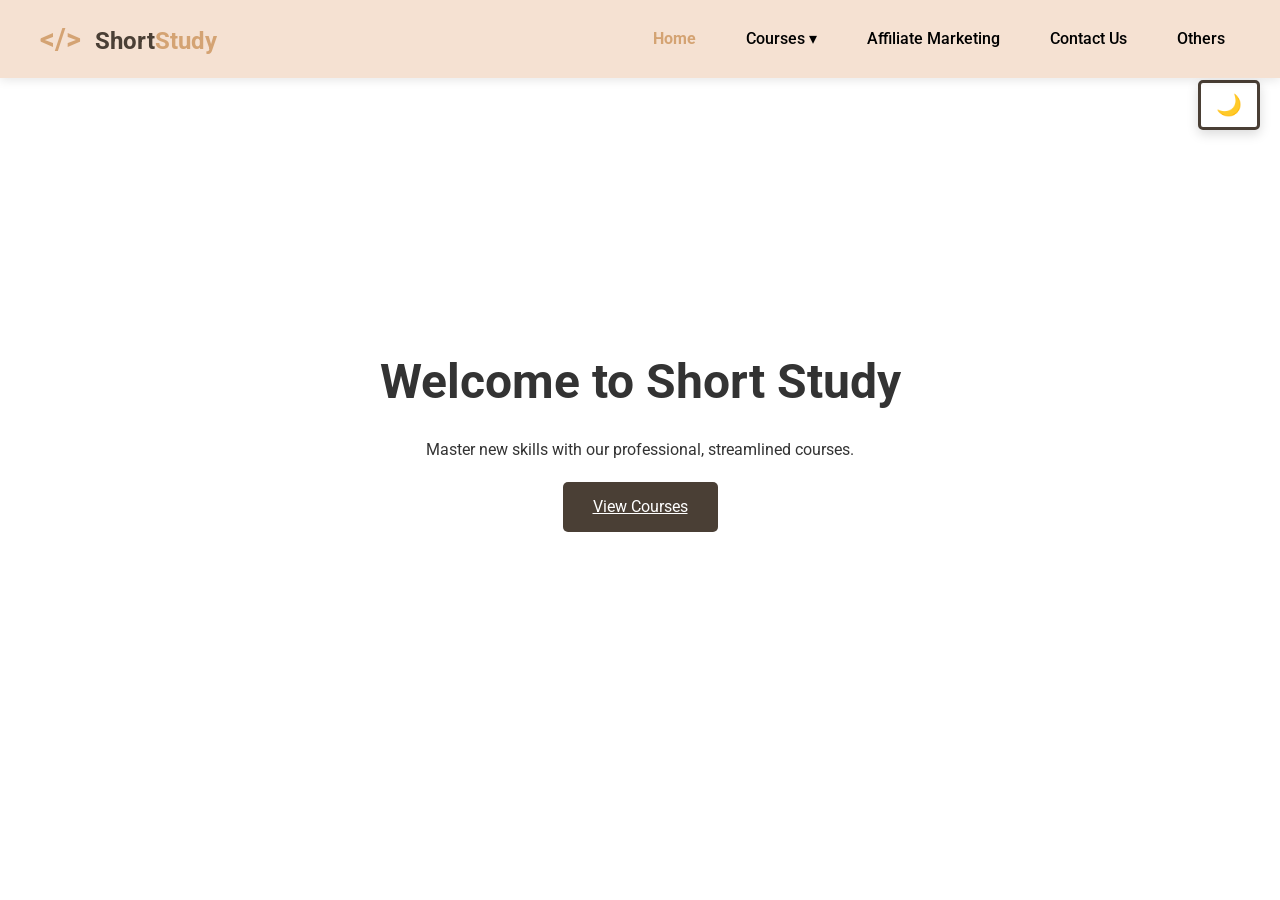
<file: index.html>
<!DOCTYPE html>
<html lang="en">
<head>
    <meta charset="UTF-8">
    <meta name="viewport" content="width=device-width, initial-scale=1.0">
    <title>Short Study | Professional Learning</title>
    <link href="https://fonts.googleapis.com/css2?family=Roboto:wght@400;500;700&display=swap" rel="stylesheet">
    <link rel="stylesheet" href="style.css">
    <link rel="icon" type="image/png" href="h.png">
    <script>
        // Night mode - Load immediately before page renders to prevent flash
        const theme = localStorage.getItem('theme') || 'light';
        document.documentElement.setAttribute('data-theme', theme);
    </script>
</head>
<body>

    <nav class="navbar">
        <div class="nav-container">
            <a href="#" class="logo"><span class="logo-icon">&lt;/&gt;</span> Short<span>Study</span></a>
            <ul class="nav-links">
                <li><a href="index.html">Home</a></li>
                <li class="dropdown">
                    <a href="web.html" class="dropbtn">Courses &#9662;</a>
                    <ul class="dropdown-content">
                        <li><a href="web.html">Web Development</a></li>
                        <li><a href="web.html">Python (Machine Learning)</a></li>
                        <li><a href="web.html">Data Science</a></li>
                    </ul>
                </li>
                <li><a href="#">Affiliate Marketing</a></li>
                <li><a href="contact.html">Contact Us</a></li>
                <li><a href="other.html">Others</a></li>
            </ul>
            <div class="burger">
                <div class="line1"></div>
                <div class="line2"></div>
                <div class="line3"></div>
            </div>
        </div>
    </nav>

    <button class="theme-toggle floating" id="themeToggle" title="Toggle Night Mode">
        <span class="theme-icon">🌙</span>
    </button>

    <section class="hero">
        <h1>Welcome to Short Study</h1>
        <p>Master new skills with our professional, streamlined courses.</p>
        <a href="web.html" class="btn-primary">View Courses</a>
    </section>

    <script src="script.js"></script>
    <script>
        // Night mode functionality
        const themeToggle = document.getElementById('themeToggle');
        const htmlElement = document.documentElement;
        
        // Get current theme (already set in head)
        const currentTheme = localStorage.getItem('theme') || 'light';
        updateThemeButton(currentTheme);
        
        themeToggle.addEventListener('click', () => {
            const theme = htmlElement.getAttribute('data-theme');
            const newTheme = theme === 'light' ? 'dark' : 'light';
            htmlElement.setAttribute('data-theme', newTheme);
            localStorage.setItem('theme', newTheme);
            updateThemeButton(newTheme);
        });
        
        function updateThemeButton(theme) {
            const icon = themeToggle.querySelector('.theme-icon');
            icon.textContent = theme === 'dark' ? '☀️' : '🌙';
        }
    </script>
</body>
</html>
</file>
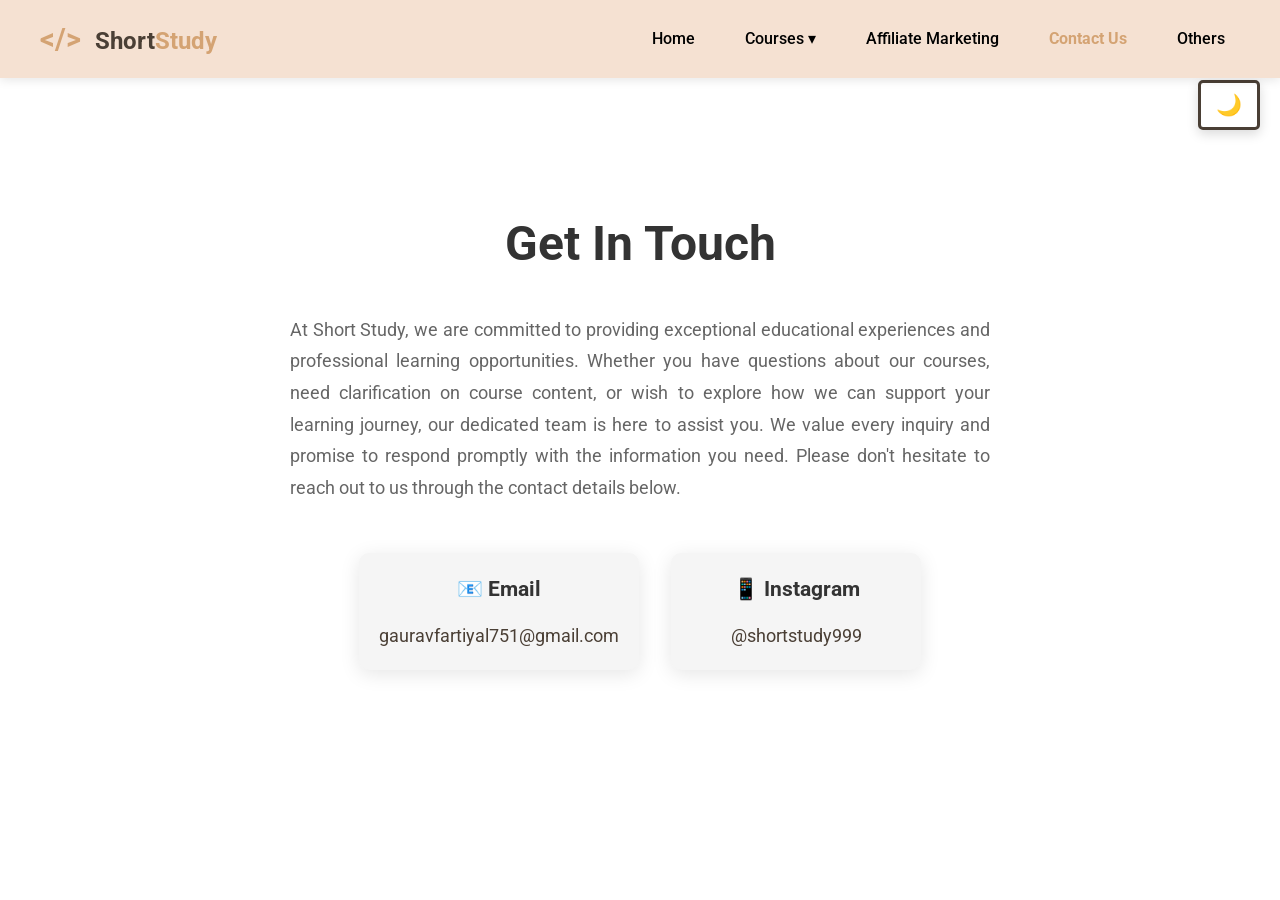
<file: contact.html>
<!DOCTYPE html>
<html lang="en">
<head>
    <meta charset="UTF-8">
    <meta name="viewport" content="width=device-width, initial-scale=1.0">
    <title>Contact Us | Short Study</title>
    <link href="https://fonts.googleapis.com/css2?family=Roboto:wght@400;500;700&display=swap" rel="stylesheet">
    <link rel="stylesheet" href="style.css">
    <link rel="stylesheet" href="contact.css">
    <link rel="icon" type="image/png" href="h.png">
    <script>
        // Night mode - Load immediately before page renders to prevent flash
        const theme = localStorage.getItem('theme') || 'light';
        document.documentElement.setAttribute('data-theme', theme);
    </script>
</head>
<body>

    <nav class="navbar">
        <div class="nav-container">
            <a href="index.html" class="logo"><span class="logo-icon">&lt;/&gt;</span> Short<span>Study</span></a>
            <ul class="nav-links">
                <li><a href="index.html">Home</a></li>
                <li class="dropdown">
                    <a href="web.html" class="dropbtn">Courses &#9662;</a>
                    <ul class="dropdown-content">
                        <li><a href="web.html">Web Development</a></li>
                        <li><a href="web.html">Python (Machine Learning)</a></li>
                        <li><a href="web.html">Data Science</a></li>
                    </ul>
                </li>
                <li><a href="#">Affiliate Marketing</a></li>
                <li><a href="contact.html">Contact Us</a></li>
                <li><a href="other.html">Others</a></li>
            </ul>
            <div class="burger">
                <div class="line1"></div>
                <div class="line2"></div>
                <div class="line3"></div>
            </div>
        </div>
    </nav>

    <button class="theme-toggle floating" id="themeToggle" title="Toggle Night Mode">
        <span class="theme-icon">🌙</span>
    </button>

    <section class="contact">
        <h1>Get In Touch</h1>
        <div class="contact-content">
            <p>At Short Study, we are committed to providing exceptional educational experiences and professional learning opportunities. Whether you have questions about our courses, need clarification on course content, or wish to explore how we can support your learning journey, our dedicated team is here to assist you. We value every inquiry and promise to respond promptly with the information you need. Please don't hesitate to reach out to us through the contact details below.</p>
            
            <div class="contact-info">
                <div class="contact-item">
                    <h3>📧 Email</h3>
                    <a href="mailto:gauravfartiyal751@gmail.com">gauravfartiyal751@gmail.com</a>
                </div>
                <div class="contact-item">
                    <h3>📱 Instagram</h3>
                    <a href="https://instagram.com/shortstudy999" target="_blank">@shortstudy999</a>
                </div>
            </div>
        </div>
    </section>

    <script src="script.js"></script>
    <script src="contact.js"></script>
    <script>
        // Night mode functionality
        const themeToggle = document.getElementById('themeToggle');
        const htmlElement = document.documentElement;
        
        // Get current theme (already set in head)
        const currentTheme = localStorage.getItem('theme') || 'light';
        updateThemeButton(currentTheme);
        
        themeToggle.addEventListener('click', () => {
            const theme = htmlElement.getAttribute('data-theme');
            const newTheme = theme === 'light' ? 'dark' : 'light';
            htmlElement.setAttribute('data-theme', newTheme);
            localStorage.setItem('theme', newTheme);
            updateThemeButton(newTheme);
        });
        
        function updateThemeButton(theme) {
            const icon = themeToggle.querySelector('.theme-icon');
            icon.textContent = theme === 'dark' ? '☀️' : '🌙';
        }
    </script>
</body>
</html>
</file>
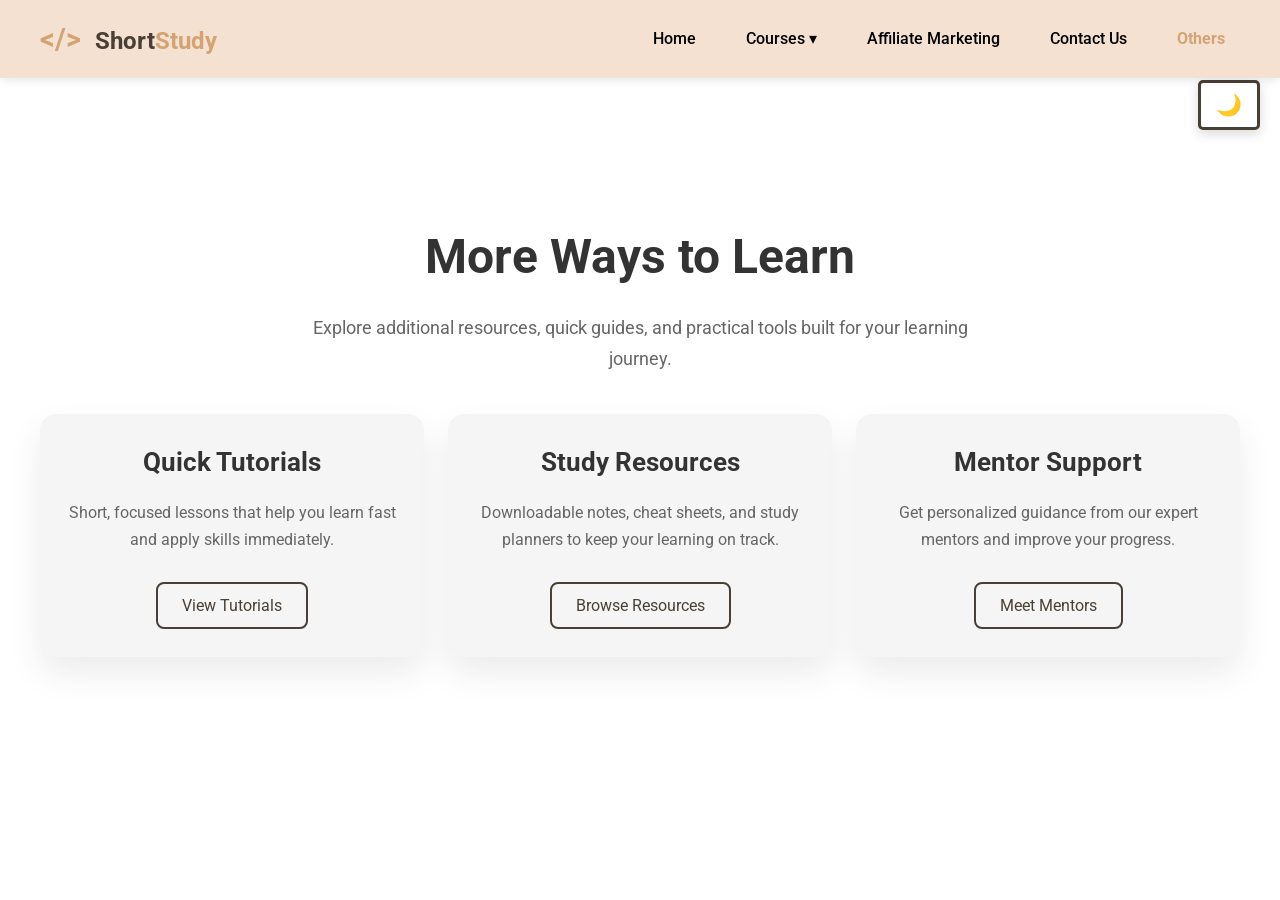
<file: other.html>
<!DOCTYPE html>
<html lang="en">
<head>
    <meta charset="UTF-8">
    <meta name="viewport" content="width=device-width, initial-scale=1.0">
    <title>Other Services | Short Study</title>
    <link href="https://fonts.googleapis.com/css2?family=Roboto:wght@400;500;700&display=swap" rel="stylesheet">
    <link rel="stylesheet" href="style.css">
    <link rel="stylesheet" href="other.css">
    <link rel="icon" type="image/png" href="h.png">
    <script>
        // Night mode - Load immediately before page renders to prevent flash
        const theme = localStorage.getItem('theme') || 'light';
        document.documentElement.setAttribute('data-theme', theme);
    </script>
</head>
<body>

    <nav class="navbar">
        <div class="nav-container">
            <a href="index.html" class="logo"><span class="logo-icon">&lt;/&gt;</span> Short<span>Study</span></a>
            <ul class="nav-links">
                <li><a href="index.html">Home</a></li>
                <li class="dropdown">
                    <a href="web.html" class="dropbtn">Courses &#9662;</a>
                    <ul class="dropdown-content">
                        <li><a href="web.html">Web Development</a></li>
                        <li><a href="web.html">Python (Machine Learning)</a></li>
                        <li><a href="web.html">Data Science</a></li>
                    </ul>
                </li>
                <li><a href="#">Affiliate Marketing</a></li>
                <li><a href="contact.html">Contact Us</a></li>
                <li><a href="other.html">Others</a></li>
            </ul>
            <div class="burger">
                <div class="line1"></div>
                <div class="line2"></div>
                <div class="line3"></div>
            </div>
        </div>
    </nav>

    <button class="theme-toggle floating" id="themeToggle" title="Toggle Night Mode">
        <span class="theme-icon">🌙</span>
    </button>

    <section class="other">
        <div class="other-intro">
            <h1>More Ways to Learn</h1>
            <p>Explore additional resources, quick guides, and practical tools built for your learning journey.</p>
        </div>

        <div class="cards">
            <div class="card">
                <h2>Quick Tutorials</h2>
                <p>Short, focused lessons that help you learn fast and apply skills immediately.</p>
                <button class="btn-secondary" data-feature="tutorials">View Tutorials</button>
            </div>
            <div class="card">
                <h2>Study Resources</h2>
                <p>Downloadable notes, cheat sheets, and study planners to keep your learning on track.</p>
                <button class="btn-secondary" data-feature="resources">Browse Resources</button>
            </div>
            <div class="card">
                <h2>Mentor Support</h2>
                <p>Get personalized guidance from our expert mentors and improve your progress.</p>
                <button class="btn-secondary" data-feature="mentors">Meet Mentors</button>
            </div>
        </div>
    </section>

    <script src="script.js"></script>
    <script src="other.js"></script>
    <script>
        // Night mode functionality
        const themeToggle = document.getElementById('themeToggle');
        const htmlElement = document.documentElement;
        
        // Get current theme (already set in head)
        const currentTheme = localStorage.getItem('theme') || 'light';
        updateThemeButton(currentTheme);
        
        themeToggle.addEventListener('click', () => {
            const theme = htmlElement.getAttribute('data-theme');
            const newTheme = theme === 'light' ? 'dark' : 'light';
            htmlElement.setAttribute('data-theme', newTheme);
            localStorage.setItem('theme', newTheme);
            updateThemeButton(newTheme);
        });
        
        function updateThemeButton(theme) {
            const icon = themeToggle.querySelector('.theme-icon');
            icon.textContent = theme === 'dark' ? '☀️' : '🌙';
        }
    </script>
</body>
</html>
</file>
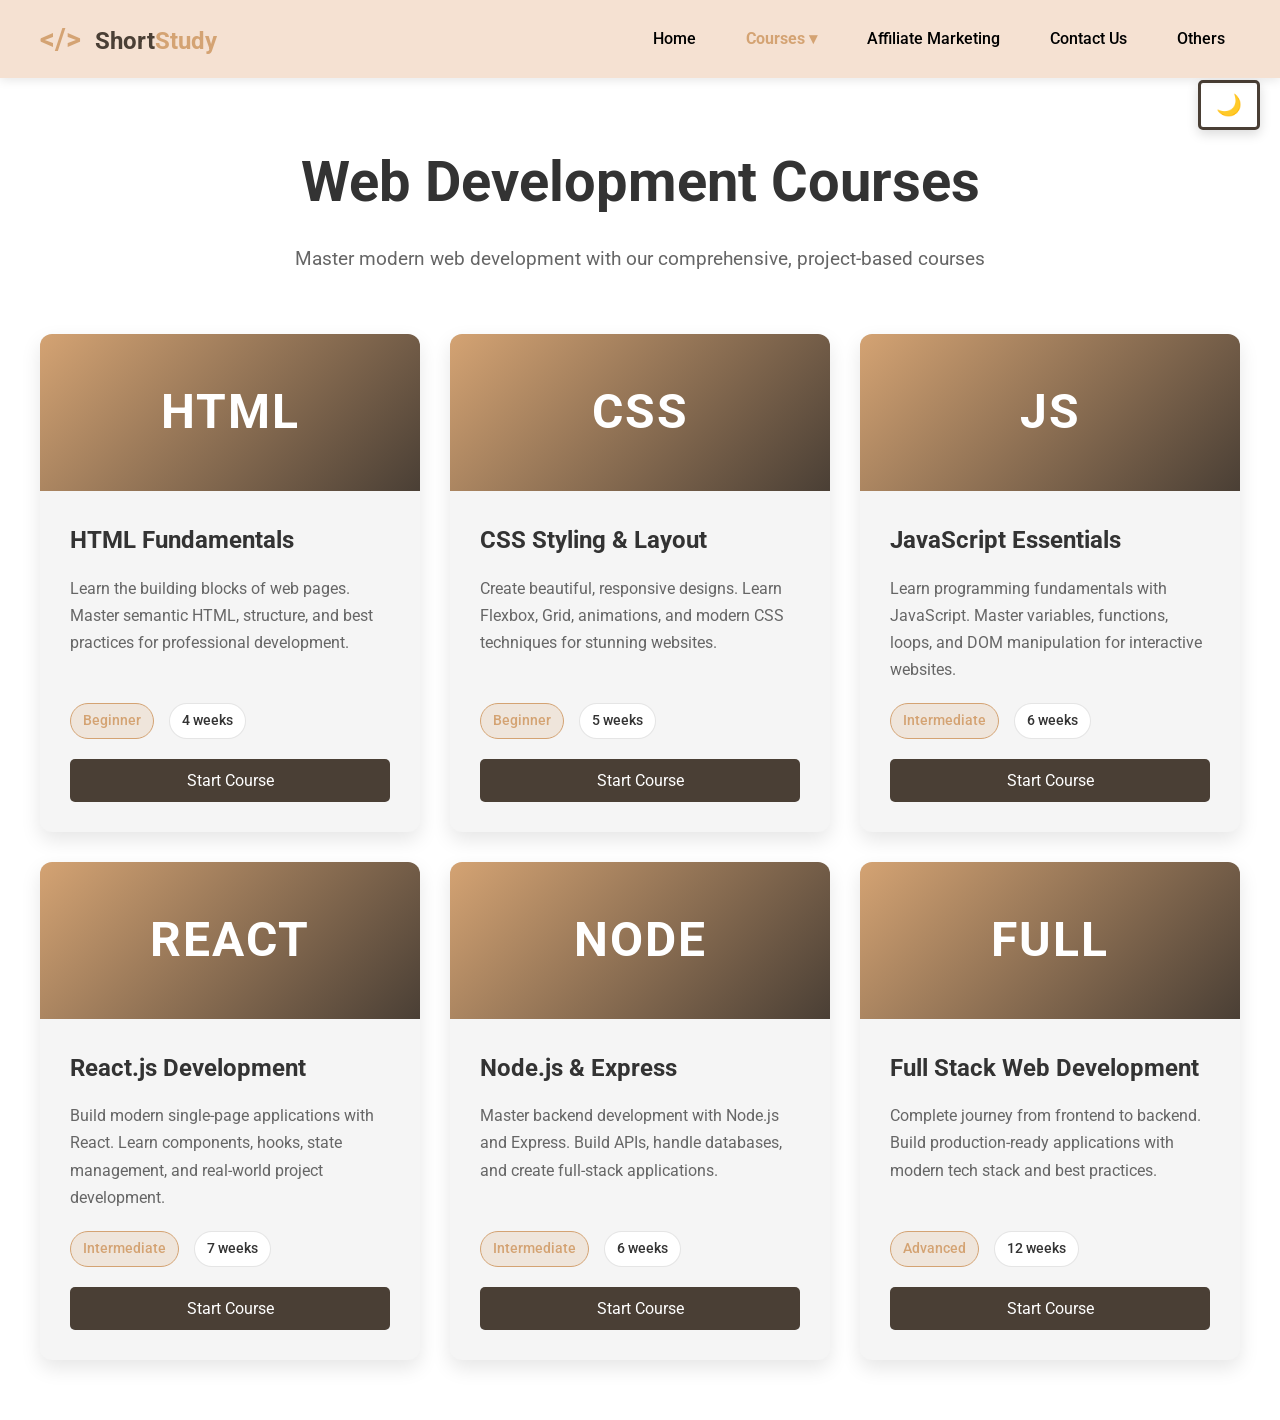
<file: web.html>
<!DOCTYPE html>
<html lang="en">
<head>
    <meta charset="UTF-8">
    <meta name="viewport" content="width=device-width, initial-scale=1.0">
    <title>Web Development Course | Short Study</title>
    <link href="https://fonts.googleapis.com/css2?family=Roboto:wght@400;500;700&display=swap" rel="stylesheet">
    <link rel="stylesheet" href="style.css">
    <link rel="stylesheet" href="web.css">
    <link rel="icon" type="image/png" href="h.png">
    <script>
        // Night mode - Load immediately before page renders to prevent flash
        const theme = localStorage.getItem('theme') || 'light';
        document.documentElement.setAttribute('data-theme', theme);
    </script>
</head>
<body>

    <nav class="navbar">
        <div class="nav-container">
            <a href="index.html" class="logo"><span class="logo-icon">&lt;/&gt;</span> Short<span>Study</span></a>
            <ul class="nav-links">
                <li><a href="index.html">Home</a></li>
                <li class="dropdown">
                    <a href="web.html" class="dropbtn">Courses &#9662;</a>
                    <ul class="dropdown-content">
                        <li><a href="web.html">Web Development</a></li>
                        <li><a href="web.html">Python (Machine Learning)</a></li>
                        <li><a href="web.html">Data Science</a></li>
                    </ul>
                </li>
                <li><a href="#">Affiliate Marketing</a></li>
                <li><a href="contact.html">Contact Us</a></li>
                <li><a href="other.html">Others</a></li>
            </ul>
            <div class="burger">
                <div class="line1"></div>
                <div class="line2"></div>
                <div class="line3"></div>
            </div>
        </div>
    </nav>

    <button class="theme-toggle floating" id="themeToggle" title="Toggle Night Mode">
        <span class="theme-icon">🌙</span>
    </button>

    <section class="courses-page">
        <div class="courses-header">
            <h1>Web Development Courses</h1>
            <p>Master modern web development with our comprehensive, project-based courses</p>
        </div>

        <div class="courses-container">
            <div class="course-card">
                <div class="course-image">
                    <div class="course-icon">HTML</div>
                </div>
                <div class="course-info">
                    <h2>HTML Fundamentals</h2>
                    <p class="course-desc">Learn the building blocks of web pages. Master semantic HTML, structure, and best practices for professional development.</p>
                    <div class="course-meta">
                        <span class="course-level">Beginner</span>
                        <span class="course-duration">4 weeks</span>
                    </div>
                    <button class="btn-primary course-btn">Start Course</button>
                </div>
            </div>

            <div class="course-card">
                <div class="course-image">
                    <div class="course-icon">CSS</div>
                </div>
                <div class="course-info">
                    <h2>CSS Styling & Layout</h2>
                    <p class="course-desc">Create beautiful, responsive designs. Learn Flexbox, Grid, animations, and modern CSS techniques for stunning websites.</p>
                    <div class="course-meta">
                        <span class="course-level">Beginner</span>
                        <span class="course-duration">5 weeks</span>
                    </div>
                    <button class="btn-primary course-btn">Start Course</button>
                </div>
            </div>

            <div class="course-card">
                <div class="course-image">
                    <div class="course-icon">JS</div>
                </div>
                <div class="course-info">
                    <h2>JavaScript Essentials</h2>
                    <p class="course-desc">Learn programming fundamentals with JavaScript. Master variables, functions, loops, and DOM manipulation for interactive websites.</p>
                    <div class="course-meta">
                        <span class="course-level">Intermediate</span>
                        <span class="course-duration">6 weeks</span>
                    </div>
                    <button class="btn-primary course-btn">Start Course</button>
                </div>
            </div>

            <div class="course-card">
                <div class="course-image">
                    <div class="course-icon">REACT</div>
                </div>
                <div class="course-info">
                    <h2>React.js Development</h2>
                    <p class="course-desc">Build modern single-page applications with React. Learn components, hooks, state management, and real-world project development.</p>
                    <div class="course-meta">
                        <span class="course-level">Intermediate</span>
                        <span class="course-duration">7 weeks</span>
                    </div>
                    <button class="btn-primary course-btn">Start Course</button>
                </div>
            </div>

            <div class="course-card">
                <div class="course-image">
                    <div class="course-icon">NODE</div>
                </div>
                <div class="course-info">
                    <h2>Node.js & Express</h2>
                    <p class="course-desc">Master backend development with Node.js and Express. Build APIs, handle databases, and create full-stack applications.</p>
                    <div class="course-meta">
                        <span class="course-level">Intermediate</span>
                        <span class="course-duration">6 weeks</span>
                    </div>
                    <button class="btn-primary course-btn">Start Course</button>
                </div>
            </div>

            <div class="course-card">
                <div class="course-image">
                    <div class="course-icon">FULL</div>
                </div>
                <div class="course-info">
                    <h2>Full Stack Web Development</h2>
                    <p class="course-desc">Complete journey from frontend to backend. Build production-ready applications with modern tech stack and best practices.</p>
                    <div class="course-meta">
                        <span class="course-level">Advanced</span>
                        <span class="course-duration">12 weeks</span>
                    </div>
                    <button class="btn-primary course-btn">Start Course</button>
                </div>
            </div>
        </div>
    </section>

    <script src="script.js"></script>
    <script>
        // Night mode functionality
        const themeToggle = document.getElementById('themeToggle');
        const htmlElement = document.documentElement;
        
        // Get current theme (already set in head)
        const currentTheme = localStorage.getItem('theme') || 'light';
        updateThemeButton(currentTheme);
        
        themeToggle.addEventListener('click', () => {
            const theme = htmlElement.getAttribute('data-theme');
            const newTheme = theme === 'light' ? 'dark' : 'light';
            htmlElement.setAttribute('data-theme', newTheme);
            localStorage.setItem('theme', newTheme);
            updateThemeButton(newTheme);
        });
        
        function updateThemeButton(theme) {
            const icon = themeToggle.querySelector('.theme-icon');
            icon.textContent = theme === 'dark' ? '☀️' : '🌙';
        }
    </script>
</body>
</html>
</file>
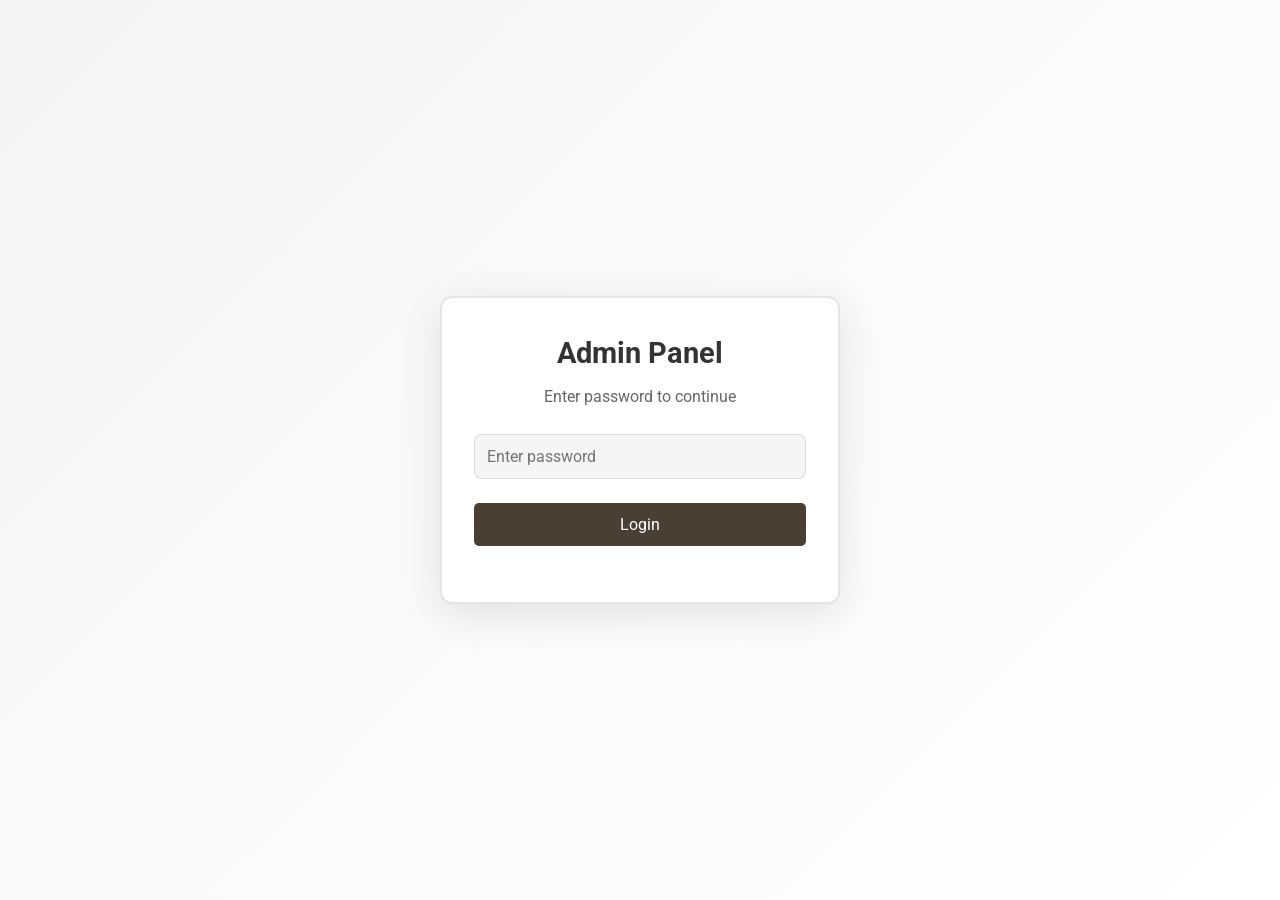
<file: Main/admin.html>
<!DOCTYPE html>
<html lang="en">
<head>
    <meta charset="UTF-8">
    <meta name="viewport" content="width=device-width, initial-scale=1.0">
    <title>Admin Panel | Short Study</title>
    <link href="https://fonts.googleapis.com/css2?family=Roboto:wght@400;500;700&display=swap" rel="stylesheet">
    <link rel="stylesheet" href="style.css">
    <link rel="stylesheet" href="admin.css">
    <link rel="icon" type="image/png" href="h.png">
    <script>
        // Night mode - Load immediately before page renders to prevent flash
        const theme = localStorage.getItem('theme') || 'light';
        document.documentElement.setAttribute('data-theme', theme);
    </script>
</head>
<body>
    <!-- Login Screen -->
    <div id="loginScreen" class="login-container active">
        <div class="login-box">
            <h1>Admin Panel</h1>
            <p>Enter password to continue</p>
            <input type="password" id="passwordInput" placeholder="Enter password" class="login-input">
            <button id="loginBtn" class="btn-primary login-btn">Login</button>
            <p id="loginError" class="error-msg"></p>
        </div>
    </div>

    <!-- Admin Panel -->
    <div id="adminPanel" class="admin-panel">
        <nav class="navbar">
            <div class="nav-container">
                <a href="index.html" class="logo"><span class="logo-icon">&lt;/&gt;</span> Short<span>Study</span></a>
                <div class="admin-header">Admin Panel</div>
                <button id="logoutBtn" class="btn-logout">Logout</button>
            </div>
        </nav>

        <button class="theme-toggle floating" id="themeToggle" title="Toggle Night Mode">
            <span class="theme-icon">🌙</span>
        </button>

        <section class="admin-content">
            <div class="admin-container">
                <h2>Add New Course</h2>
                <form id="courseForm" class="course-form">
                    
                    <div class="form-group">
                        <label for="courseName">Course Name *</label>
                        <input type="text" id="courseName" required placeholder="e.g., HTML Fundamentals">
                    </div>

                    <div class="form-group">
                        <label for="courseIcon">Course Icon/Code *</label>
                        <input type="text" id="courseIcon" required placeholder="e.g., HTML, CSS, JS">
                    </div>

                    <div class="form-group">
                        <label for="courseLevel">Course Level *</label>
                        <select id="courseLevel" required>
                            <option value="">Select Level</option>
                            <option value="Beginner">Beginner</option>
                            <option value="Intermediate">Intermediate</option>
                            <option value="Advanced">Advanced</option>
                        </select>
                    </div>

                    <div class="form-group">
                        <label for="courseDuration">Course Duration *</label>
                        <input type="text" id="courseDuration" required placeholder="e.g., 4 weeks">
                    </div>

                    <div class="form-group">
                        <label for="youtubeLink">YouTube Embed Link *</label>
                        <input type="url" id="youtubeLink" required placeholder="https://www.youtube.com/embed/VIDEO_ID">
                        <small>Format: https://www.youtube.com/embed/VIDEO_ID</small>
                    </div>

                    <div class="form-group">
                        <label for="courseDescription">Course Description *</label>
                        <textarea id="courseDescription" required placeholder="Describe the course..."></textarea>
                        <small>📝 Tip: Wrap text in double quotes "" to make it appear as a copyable code block</small>
                    </div>

                    <div class="form-group">
                        <label for="courseNotes">Notes / Additional Resources</label>
                        <textarea id="courseNotes" placeholder="Add notes, links, or additional resources..."></textarea>
                        <small>📎 Links are allowed: https://example.com</small>
                    </div>

                    <button type="submit" class="btn-primary submit-btn">Add Course to Website</button>
                </form>

                <div id="successMsg" class="success-msg" style="display: none;">
                    ✓ Course added successfully! It's now visible on the website.
                </div>

                <hr class="divider">

                <h2>Manage Courses</h2>
                <div id="coursesList" class="courses-list">
                    <p class="no-courses">No courses added yet</p>
                </div>
            </div>
        </section>
    </div>

    <script src="admin.js"></script>
</body>
</html>
</file>
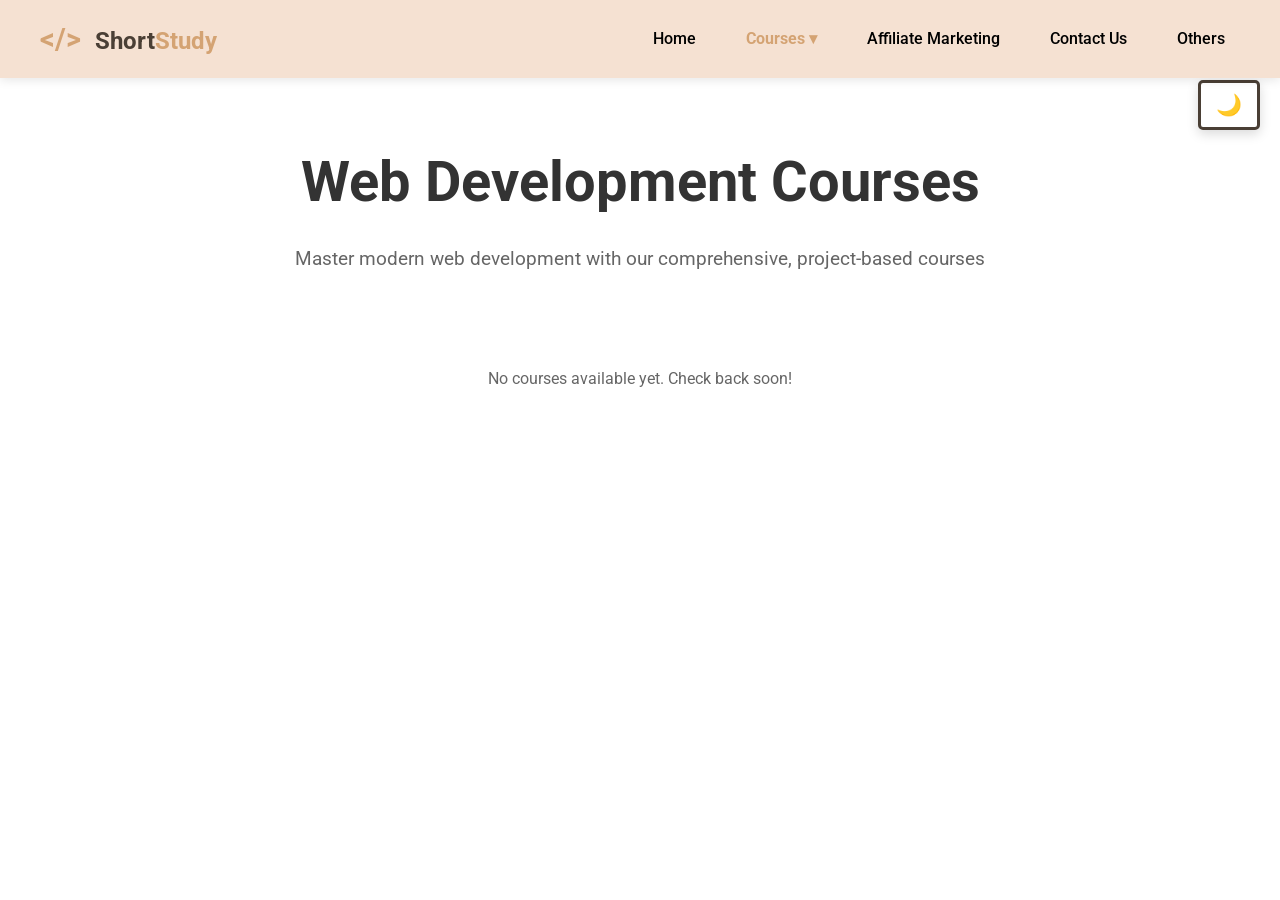
<file: Main/course-view.html>
<!DOCTYPE html>
<html lang="en">
<head>
    <meta charset="UTF-8">
    <meta name="viewport" content="width=device-width, initial-scale=1.0">
    <title>Course View | Short Study</title>
    <link href="https://fonts.googleapis.com/css2?family=Roboto:wght@400;500;700&display=swap" rel="stylesheet">
    <link rel="stylesheet" href="style.css">
    <link rel="stylesheet" href="course-view.css">
    <link rel="icon" type="image/png" href="h.png">
    <script>
        // Night mode - Load immediately before page renders to prevent flash
        const theme = localStorage.getItem('theme') || 'light';
        document.documentElement.setAttribute('data-theme', theme);
    </script>
</head>
<body>

    <nav class="navbar">
        <div class="nav-container">
            <a href="index.html" class="logo"><span class="logo-icon">&lt;/&gt;</span> Short<span>Study</span></a>
            <ul class="nav-links">
                <li><a href="index.html">Home</a></li>
                <li class="dropdown">
                    <a href="web.html" class="dropbtn">Courses &#9662;</a>
                    <ul class="dropdown-content">
                        <li><a href="web.html">Web Development</a></li>
                        <li><a href="web.html">Python (Machine Learning)</a></li>
                        <li><a href="web.html">Data Science</a></li>
                    </ul>
                </li>
                <li><a href="#">Affiliate Marketing</a></li>
                <li><a href="contact.html">Contact Us</a></li>
                <li><a href="other.html">Others</a></li>
            </ul>
            <div class="burger">
                <div class="line1"></div>
                <div class="line2"></div>
                <div class="line3"></div>
            </div>
        </div>
    </nav>

    <button class="theme-toggle floating" id="themeToggle" title="Toggle Night Mode">
        <span class="theme-icon">🌙</span>
    </button>

    <section class="course-view-section">
        <div class="course-view-container">
            <div class="course-header">
                <button class="btn-back" onclick="history.back()">← Back to Courses</button>
                <div class="course-title-section">
                    <div class="course-icon-large" id="courseIconLarge"></div>
                    <div>
                        <h1 id="courseTitle">Course Title</h1>
                        <div class="course-meta-info">
                            <span class="meta-item" id="courseLevel"></span>
                            <span class="meta-item" id="courseDuration"></span>
                        </div>
                    </div>
                </div>
            </div>

            <div class="course-content">
                <div class="video-section">
                    <h2>Course Video</h2>
                    <div class="video-container" id="videoContainer">
                        <iframe id="youtubeFrame" width="100%" height="500" frameborder="0" allow="accelerometer; autoplay; clipboard-write; encrypted-media; gyroscope; picture-in-picture" allowfullscreen></iframe>
                    </div>
                </div>

                <div class="course-details">
                    <div class="details-section">
                        <h2>Course Description</h2>
                        <div id="courseDescription" class="description-content"></div>
                    </div>

                    <div class="details-section">
                        <h2>Resources & Notes</h2>
                        <div id="courseNotes" class="notes-content">
                            <p>No additional resources provided.</p>
                        </div>
                    </div>

                    <button class="btn-primary btn-enroll" onclick="enrollCourse()">Enroll in Course</button>
                </div>
            </div>
        </div>
    </section>

    <script src="script.js"></script>
    <script>
        // Load course data
        document.addEventListener('DOMContentLoaded', () => {
            const courseData = sessionStorage.getItem('currentCourse');
            
            if (!courseData) {
                window.location.href = 'web.html';
                return;
            }

            const course = JSON.parse(courseData);
            loadCourseView(course);
        });

        function loadCourseView(course) {
            // Set title
            document.getElementById('courseTitle').textContent = course.name;
            
            // Set icon
            document.getElementById('courseIconLarge').textContent = course.icon;
            document.querySelector('title').textContent = course.name + ' | Short Study';

            // Set meta info
            document.getElementById('courseLevel').textContent = '📚 ' + course.level;
            document.getElementById('courseDuration').textContent = '⏱️ ' + course.duration;

            // Set YouTube embed
            document.getElementById('youtubeFrame').src = course.youtubeLink;

            // Set description with code block support
            let processedDescription = course.description;
            if (processedDescription.includes('"')) {
                processedDescription = processedDescription.replace(/"([^"]*)"/g, '<code class="block-code">$1</code>');
            }
            document.getElementById('courseDescription').innerHTML = processedDescription;

            // Set notes/resources
            if (course.notes) {
                const notesContent = course.notes.replace(/(https?:\/\/[^\s]+)/g, '<a href="$1" target="_blank" class="resource-link">$1</a>');
                document.getElementById('courseNotes').innerHTML = notesContent;
            }
        }

        function enrollCourse() {
            alert('Thank you for your interest! Enrollment system coming soon.');
        }

        // Theme toggle
        const themeToggle = document.getElementById('themeToggle');
        if (themeToggle) {
            themeToggle.addEventListener('click', () => {
                const currentTheme = localStorage.getItem('theme') || 'light';
                const newTheme = currentTheme === 'light' ? 'dark' : 'light';
                localStorage.setItem('theme', newTheme);
                document.documentElement.setAttribute('data-theme', newTheme);
                updateThemeIcon(newTheme);
            });
            updateThemeIcon(localStorage.getItem('theme') || 'light');
        }

        function updateThemeIcon(theme) {
            const icon = document.querySelector('.theme-icon');
            if (icon) {
                icon.textContent = theme === 'light' ? '🌙' : '☀️';
            }
        }
    </script>
</body>
</html>
</file>
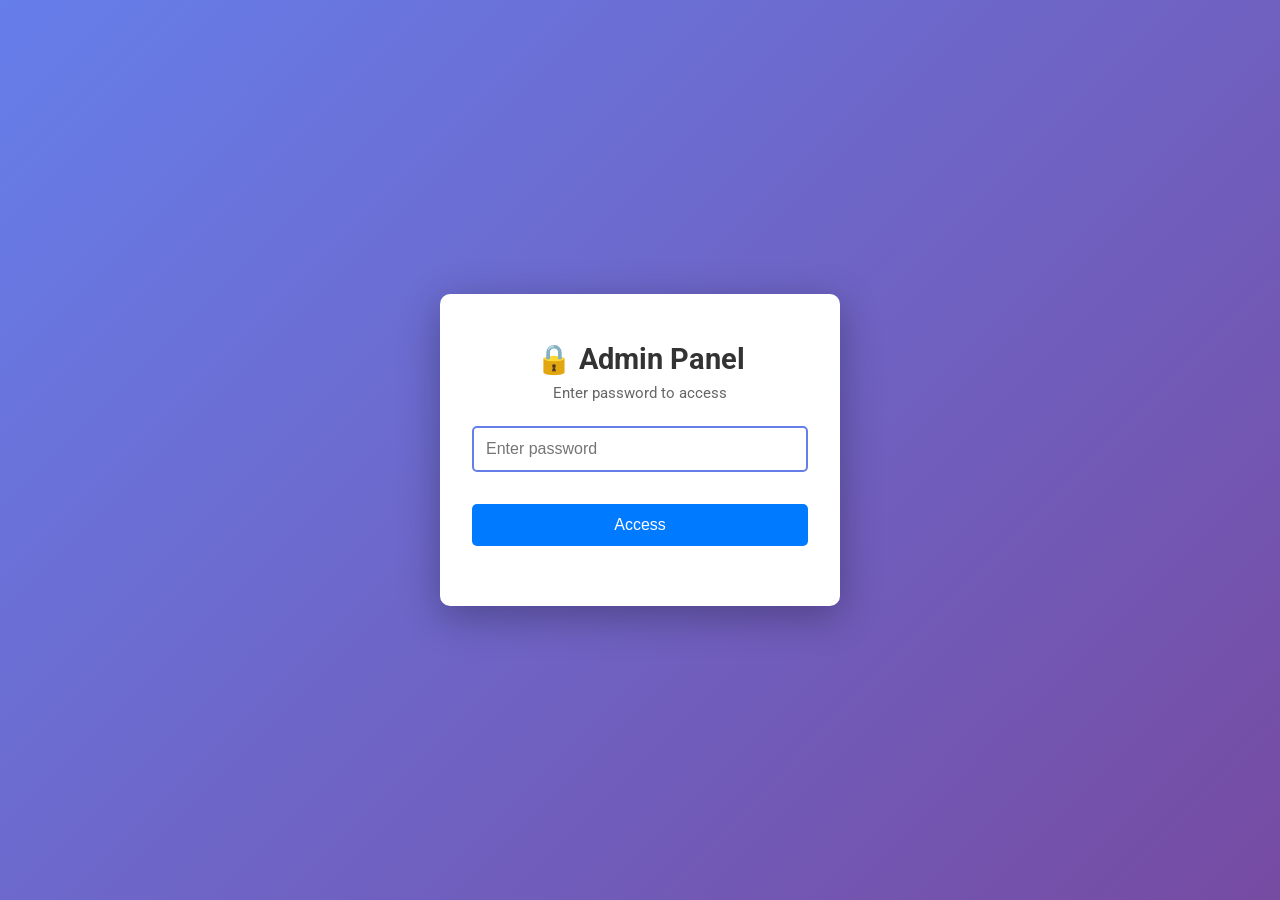
<file: Main/g.html>
<!DOCTYPE html>
<html lang="en">
<head>
    <meta charset="UTF-8">
    <meta name="viewport" content="width=device-width, initial-scale=1.0">
    <title>Admin Panel | Short Study</title>
    <link href="https://fonts.googleapis.com/css2?family=Roboto:wght@400;500;700&display=swap" rel="stylesheet">
    <link rel="stylesheet" href="g.css">
    <link rel="icon" type="image/png" href="h.png">
    <script>
        // Night mode - Load immediately before page renders to prevent flash
        const theme = localStorage.getItem('theme') || 'light';
        document.documentElement.setAttribute('data-theme', theme);
    </script>
</head>
<body>
    <!-- Password Protection Screen -->
    <div id="passwordScreen" class="password-screen">
        <div class="password-container">
            <div class="password-box">
                <h1>🔒 Admin Panel</h1>
                <p>Enter password to access</p>
                <input 
                    type="password" 
                    id="passwordInput" 
                    placeholder="Enter password"
                    autocomplete="off"
                >
                <button id="submitPassword" class="btn-primary">Access</button>
                <p id="passwordError" class="error-message"></p>
            </div>
        </div>
    </div>

    <!-- Admin Panel Screen -->
    <div id="adminPanel" class="admin-panel hidden">
        <div class="admin-container">
            <div class="admin-header">
                <h1>📚 Course Management Panel</h1>
                <button id="logoutBtn" class="btn-logout">Logout</button>
            </div>

            <div class="admin-form">
                <h2>Create New Course</h2>

                <!-- Course Selection -->
                <div class="form-group">
                    <label for="courseSelect">Course Category:</label>
                    <select id="courseSelect" required>
                        <option value="">-- Choose a category --</option>
                        <option value="web">🌐 Web Development</option>
                        <option value="python">🐍 Python (Machine Learning)</option>
                        <option value="data">📊 Data Science</option>
                    </select>
                </div>

                <!-- YouTube Embed Link -->
                <div class="form-group">
                    <label for="youtubeLink">YouTube Embed Link:</label>
                    <input 
                        type="text" 
                        id="youtubeLink" 
                        placeholder="e.g., https://www.youtube.com/embed/dQw4w9WgXcQ"
                        required
                    >
                    <small>Use embed link (youtube.com/embed/VIDEO_ID)</small>
                </div>

                <!-- Description -->
                <div class="form-group">
                    <label for="description">Course Description:</label>
                    <textarea 
                        id="description" 
                        placeholder='Enter description. Use "text" for code blocks. Example: "npm install" will appear as a copyable code block'
                        rows="4"
                        required
                    ></textarea>
                    <small>Text in quotes ("like this") will be formatted as code blocks</small>
                </div>

                <!-- Notes/Resources -->
                <div class="form-group">
                    <label for="notes">Notes / Resources:</label>
                    <textarea 
                        id="notes" 
                        placeholder="Enter notes or paste links. Both links and text are allowed."
                        rows="4"
                    ></textarea>
                    <small>Links will be automatically clickable</small>
                </div>

                <button id="submitBtn" class="btn-submit">Create Course</button>
            </div>

            <!-- Existing Courses List -->
            <div class="existing-courses">
                <h2>Existing Courses</h2>
                <div id="coursesList" class="courses-list">
                    <p class="empty-message">No courses added yet</p>
                </div>
            </div>
        </div>
    </div>

    <script src="g.js"></script>
</body>
</html>
</file>
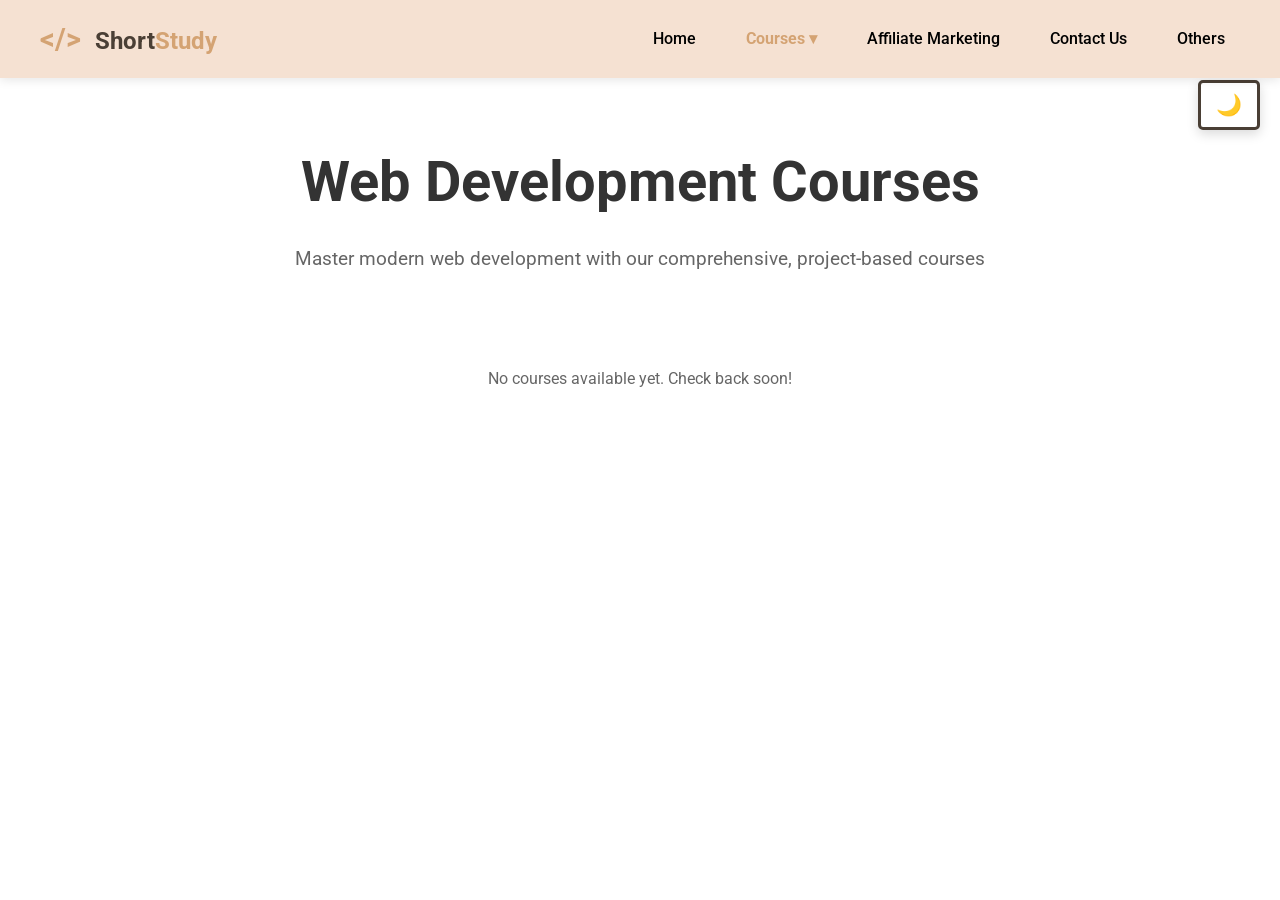
<file: Main/web.html>
<!DOCTYPE html>
<html lang="en">
<head>
    <meta charset="UTF-8">
    <meta name="viewport" content="width=device-width, initial-scale=1.0">
    <title>Web Development Course | Short Study</title>
    <link href="https://fonts.googleapis.com/css2?family=Roboto:wght@400;500;700&display=swap" rel="stylesheet">
    <link rel="stylesheet" href="style.css">
    <link rel="stylesheet" href="web.css">
    <link rel="icon" type="image/png" href="h.png">
    <script>
        // Night mode - Load immediately before page renders to prevent flash
        const theme = localStorage.getItem('theme') || 'light';
        document.documentElement.setAttribute('data-theme', theme);
    </script>
</head>
<body>

    <nav class="navbar">
        <div class="nav-container">
            <a href="index.html" class="logo"><span class="logo-icon">&lt;/&gt;</span> Short<span>Study</span></a>
            <ul class="nav-links">
                <li><a href="index.html">Home</a></li>
                <li class="dropdown">
                    <a href="web.html" class="dropbtn">Courses &#9662;</a>
                    <ul class="dropdown-content">
                        <li><a href="web.html">Web Development</a></li>
                        <li><a href="web.html">Python (Machine Learning)</a></li>
                        <li><a href="web.html">Data Science</a></li>
                    </ul>
                </li>
                <li><a href="#">Affiliate Marketing</a></li>
                <li><a href="contact.html">Contact Us</a></li>
                <li><a href="other.html">Others</a></li>
            </ul>
            <div class="burger">
                <div class="line1"></div>
                <div class="line2"></div>
                <div class="line3"></div>
            </div>
        </div>
    </nav>

    <button class="theme-toggle floating" id="themeToggle" title="Toggle Night Mode">
        <span class="theme-icon">🌙</span>
    </button>

    <section class="courses-page">
        <div class="courses-header">
            <h1>Web Development Courses</h1>
            <p>Master modern web development with our comprehensive, project-based courses</p>
        </div>

        <div class="courses-container" id="coursesContainer">
            <!-- Courses loaded dynamically from admin panel -->
        </div>
    </section>

    <script src="script.js"></script>
    <script src="web.js"></script>
    <script>
        // Night mode functionality
        const themeToggle = document.getElementById('themeToggle');
        const htmlElement = document.documentElement;
        
        // Get current theme (already set in head)
        const currentTheme = localStorage.getItem('theme') || 'light';
        updateThemeButton(currentTheme);
        
        themeToggle.addEventListener('click', () => {
            const theme = htmlElement.getAttribute('data-theme');
            const newTheme = theme === 'light' ? 'dark' : 'light';
            htmlElement.setAttribute('data-theme', newTheme);
            localStorage.setItem('theme', newTheme);
            updateThemeButton(newTheme);
        });
        
        function updateThemeButton(theme) {
            const icon = themeToggle.querySelector('.theme-icon');
            icon.textContent = theme === 'dark' ? '☀️' : '🌙';
        }
    </script>
</body>
</html>
</file>
<file: style.css>
* {
    margin: 0;
    padding: 0;
    box-sizing: border-box;
    font-family: 'Roboto', sans-serif;
}

/* Theme Variables */
:root[data-theme="light"] {
    --bg-primary: #ffffff;
    --bg-secondary: #f5f5f5;
    --text-primary: #333333;
    --text-secondary: #666666;
    --navbar-bg: #F5E1D2;
    --navbar-text: #000000;
    --border-color: rgba(0, 0, 0, 0.1);
    --button-bg: #4a3f35;
    --button-hover: #d4a373;
}

:root[data-theme="dark"] {
    --bg-primary: #1a1a1a;
    --bg-secondary: #2d2d2d;
    --text-primary: #ffffff;
    --text-secondary: #ffffff;
    --navbar-bg: #0d0d0d;
    --navbar-text: #ffffff;
    --border-color: rgba(255, 255, 255, 0.1);
    --button-bg: #d4a373;
    --button-hover: #4a3f35;
}

body {
    background-color: var(--bg-primary);
    color: var(--text-primary);
    line-height: 1.6;
    transition: background-color 0.3s ease, color 0.3s ease;
}

/* Navbar Styling */
.navbar {
    background-color: var(--navbar-bg);
    padding: 1rem 2rem;
    position: sticky;
    top: 0;
    z-index: 1000;
    box-shadow: 0 2px 10px rgba(0,0,0,0.1);
    transition: background-color 0.3s ease;
}

.nav-container {
    display: flex;
    justify-content: space-between;
    align-items: center;
    max-width: 1200px;
    margin: auto;
    position: relative;
}

.logo {
    font-size: 1.5rem;
    font-weight: bold;
    text-decoration: none;
    color: #4a3f35;
    white-space: nowrap;
}

:root[data-theme="dark"] .logo {
    color: #ffffff;
}

.logo span {
    color: #d4a373;
}

:root[data-theme="dark"] .logo span {
    color: #ffffff;
}

.logo-icon {
    color: #d4a373;
    margin-right: 8px;
    font-size: 1.8rem;
    font-weight: bold;
}

:root[data-theme="dark"] .logo-icon {
    color: #ffffff;
}

.nav-links {
    display: flex;
    list-style: none;
}

.nav-links li {
    position: relative;
    padding: 0 15px;
}

.nav-links a {
    text-decoration: none;
    color: var(--navbar-text);
    font-weight: 500;
    transition: color 0.3s ease;
}

.nav-links a:hover {
    color: var(--button-hover);
}

/* Dropdown Menu */
.dropdown-content {
    display: none;
    position: absolute;
    background-color: var(--bg-primary);
    min-width: 160px;
    box-shadow: 0px 8px 16px 0px rgba(0,0,0,0.2);
    z-index: 1;
    transition: background-color 0.3s ease;
}

.dropdown:hover .dropdown-content {
    display: block;
    position: absolute;
    top: 100%;
    left: 0;
    background-color: var(--bg-primary);
    min-width: 200px;
    box-shadow: 0 8px 16px rgba(0,0,0,0.1);
    border-radius: 4px;
    padding: 10px 0;
}

.dropdown-content a {
    color: var(--text-primary);
    transition: color 0.3s ease;
}

.dropdown-content a:hover {
    color: var(--button-hover);
}

/* Theme Toggle Button */
.theme-toggle {
    background: none;
    border: 2px solid var(--navbar-text);
    color: var(--navbar-text);
    font-size: 1.2rem;
    cursor: pointer;
    padding: 6px 10px;
    border-radius: 5px;
    transition: all 0.3s ease;
    display: flex;
    align-items: center;
    justify-content: center;
}

.theme-toggle:hover {
    background-color: rgba(212, 163, 115, 0.2);
    transform: scale(1.1);
}

.theme-toggle.floating {
    position: fixed;
    right: 20px;
    top: 80px;
    z-index: 999;
    padding: 10px 15px;
    font-size: 1.5rem;
    border: 3px solid var(--button-bg);
    background-color: var(--bg-primary);
    color: white;
    box-shadow: 0 4px 12px rgba(0, 0, 0, 0.15);
    animation: slideInFromRight 0.5s ease-out;
}

.theme-toggle.floating:hover {
    transform: translateX(-5px);
    background-color: var(--bg-secondary);
}

:root[data-theme="dark"] .theme-toggle.floating {
    border-color: #d4a373;
    color: white;
}

@keyframes slideInFromRight {
    from {
        transform: translateX(100px);
        opacity: 0;
    }
    to {
        transform: translateX(0);
        opacity: 1;
    }
}

.theme-icon {
    display: inline-block;
    font-size: 1.3rem;
}

.dropdown-content li {
    width: 100%;
    padding: 10px 20px;
}

.dropdown:hover .dropdown-content {
    display: block;
}

/* Dropdown Menu */
.dropdown-menu {
    display: none;
    position: absolute;
    top: 30px;
    left: 0;
    background: var(--bg-secondary);
    padding: 10px;
    list-style: none;
}

.dropdown-menu li {
    padding: 5px 0;
}

.dropdown-menu li a {
    color: var(--text-primary);
}

.nav-links li:hover .dropdown-menu {
    display: block;
}

/* Hero Section */
.hero {
    height: 80vh;
    display: flex;
    flex-direction: column;
    justify-content: center;
    align-items: center;
    text-align: center;
    padding: 0 20px;
    animation: fadeIn 2s ease-in;
}

.hero h1 {
    font-size: 3rem;
    margin-bottom: 1rem;
    color: var(--text-primary);
    animation: slideInFromTop 1.5s ease-out;
}

.hero p {
    animation: fadeInUp 2s ease-out 0.5s both;
}

.btn-primary {
    margin-top: 20px;
    padding: 12px 30px;
    background-color: var(--button-bg);
    color: white;
    border: none;
    border-radius: 5px;
    cursor: pointer;
    font-size: 1rem;
    transition: all 0.3s ease;
    animation: fadeInUp 2s ease-out 1s both;
}

.btn-primary:hover {
    background-color: var(--button-hover);
    transform: scale(1.05);
}

:root[data-theme="dark"] .btn-primary {
    color: #ffffff;
}

header {
    background-color: #34495e;
    padding: 10px 20px;
    display: flex;
    justify-content: space-between;
    align-items: center;
}

.nav-links {
    list-style: none;
    display: flex;
    gap: 20px;
    align-items: center;
}

.nav-links li {
    position: relative;
}

.nav-links a {
    text-decoration: none;
    color: var(--navbar-text);
    font-size: 16px;
}

.nav-links a:hover,
.nav-links a.active-link {
    color: var(--button-hover);
}

.nav-links a.active-link {
    font-weight: 700;
}

.burger {
    display: none;
    flex-direction: column;
    justify-content: space-between;
    width: 28px;
    height: 22px;
    cursor: pointer;
}

.burger div {
    width: 100%;
    height: 3px;
    background-color: var(--navbar-text);
    border-radius: 3px;
    transition: transform 0.3s ease, opacity 0.3s ease;
}

.burger.open .line1 {
    transform: rotate(45deg) translate(4px, 4px);
}

.burger.open .line2 {
    opacity: 0;
}

.burger.open .line3 {
    transform: rotate(-45deg) translate(4px, -4px);
}

@media (max-width: 900px) {
    .nav-container {
        flex-wrap: wrap;
        gap: 1rem;
    }

    .burger {
        display: flex;
    }

    .nav-links {
        display: none;
        flex-direction: column;
        width: 100%;
        background-color: var(--navbar-bg);
        position: absolute;
        top: 100%;
        left: 0;
        right: 0;
        padding: 1rem 2rem;
        border-bottom: 1px solid var(--border-color);
        box-shadow: 0 8px 16px rgba(0, 0, 0, 0.08);
    }

    .nav-links.active {
        display: flex;
    }

    .nav-links li {
        width: 100%;
        padding: 0.75rem 0;
    }

    .dropdown-content {
        position: static;
        box-shadow: none;
        background-color: transparent;
        padding: 0;
    }

    .dropdown:hover .dropdown-content,
    .dropdown:focus-within .dropdown-content {
        display: block;
    }
}

@media (max-width: 768px) {
    .hero {
        min-height: 60vh;
        padding: 2rem 1.5rem;
    }

    .hero h1 {
        font-size: 2.2rem;
    }

    .hero p {
        font-size: 1rem;
        max-width: 90%;
    }

    .btn-primary {
        padding: 12px 24px;
    }
}

@media (max-width: 480px) {
    .hero {
        padding: 1.5rem 1rem;
    }

    .hero h1 {
        font-size: 1.8rem;
    }

    .hero p {
        font-size: 0.9rem;
    }

    .btn-primary {
        padding: 10px 20px;
        font-size: 0.9rem;
    }
}

@keyframes typing {
    from { width: 0; }
    to { width: 100%; }
}

@keyframes blink-caret {
    from, to { border-color: transparent; }
    50% { border-color: white; }
}

@keyframes fadeIn {
    from { opacity: 0; }
    to { opacity: 1; }
}

@keyframes slideInFromTop {
    from { transform: translateY(-50px); opacity: 0; }
    to { transform: translateY(0); opacity: 1; }
}

@keyframes fadeInUp {
    from { transform: translateY(30px); opacity: 0; }
    to { transform: translateY(0); opacity: 1; }
}
</file>
<file: contact.css>
/* Contact Section */
.contact {
    min-height: 80vh;
    display: flex;
    flex-direction: column;
    justify-content: center;
    align-items: center;
    text-align: center;
    padding: 40px 20px;
    animation: fadeIn 2s ease-in;
}

.contact h1 {
    font-size: 3rem;
    margin-bottom: 2rem;
    color: var(--text-primary);
    animation: slideInFromTop 1.5s ease-out;
}

.contact-content {
    max-width: 700px;
    width: 100%;
    animation: fadeInUp 2s ease-out 0.5s both;
}

.contact p {
    font-size: 1.1rem;
    margin-bottom: 3rem;
    color: var(--text-secondary);
    line-height: 1.8;
    text-align: justify;
}

.contact-info {
    display: flex;
    gap: 2rem;
    justify-content: center;
    flex-wrap: wrap;
    margin-top: 2rem;
}

.contact-item {
    padding: 20px;
    background: var(--bg-secondary);
    border-radius: 10px;
    box-shadow: 0 4px 20px rgba(0,0,0,0.1);
    min-width: 250px;
}

.contact-item h3 {
    font-size: 1.3rem;
    margin-bottom: 1rem;
    color: var(--text-primary);
}

.contact-item a {
    font-size: 1.1rem;
    color: var(--button-bg);
    text-decoration: none;
    transition: color 0.3s ease;
    word-break: break-word;
}

.contact-item a:hover {
    color: var(--button-hover);
    text-decoration: underline;
}

/* Responsive */
@media (max-width: 768px) {
    .contact h1 {
        font-size: 2.5rem;
    }
    
    .contact p {
        font-size: 1rem;
    }
    
    .contact-info {
        gap: 1.5rem;
    }
    
    .contact-item {
        min-width: 200px;
    }
}

@media (max-width: 480px) {
    .contact {
        padding: 30px 16px;
    }

    .contact h1 {
        font-size: 2rem;
        margin-bottom: 1.5rem;
    }

    .contact p {
        font-size: 0.95rem;
    }

    .contact-info {
        flex-direction: column;
        gap: 1rem;
    }

    .contact-item {
        min-width: 100%;
    }
    
    .contact-item h3 {
        font-size: 1.1rem;
    }
    
    .contact-item a {
        font-size: 1rem;
    }
}
</file>
<file: other.css>
body {
    background-color: var(--bg-primary);
}

.other {
    min-height: 80vh;
    display: flex;
    flex-direction: column;
    align-items: center;
    justify-content: center;
    padding: 50px 20px;
    text-align: center;
}

.other-intro h1 {
    font-size: 3rem;
    color: var(--text-primary);
    margin-bottom: 1rem;
}

.other-intro p {
    font-size: 1.15rem;
    color: var(--text-secondary);
    max-width: 720px;
    margin: auto;
    line-height: 1.7;
}

.cards {
    display: grid;
    grid-template-columns: repeat(3, minmax(220px, 1fr));
    gap: 24px;
    margin-top: 40px;
    width: 100%;
    max-width: 1200px;
}

.card {
    background: var(--bg-secondary);
    border-radius: 16px;
    padding: 28px;
    box-shadow: 0 16px 35px rgba(0, 0, 0, 0.08);
    transition: transform 0.3s ease, box-shadow 0.3s ease;
}

.card:hover {
    transform: translateY(-6px);
    box-shadow: 0 20px 45px rgba(0, 0, 0, 0.12);
}

.card h2 {
    font-size: 1.6rem;
    margin-bottom: 1rem;
    color: var(--text-primary);
}

.card p {
    color: var(--text-secondary);
    line-height: 1.7;
    margin-bottom: 1.8rem;
}

.btn-secondary {
    padding: 12px 24px;
    border: 2px solid var(--button-bg);
    background: transparent;
    color: var(--button-bg);
    border-radius: 8px;
    cursor: pointer;
    font-size: 1rem;
    transition: background-color 0.25s ease, color 0.25s ease, transform 0.25s ease;
}

.btn-secondary:hover {
    background-color: var(--button-bg);
    color: var(--bg-primary);
    transform: translateY(-2px);
}

@media (max-width: 920px) {
    .cards {
        grid-template-columns: repeat(2, minmax(220px, 1fr));
    }
}

@media (max-width: 680px) {
    .other {
        padding: 30px 16px;
    }

    .other-intro h1 {
        font-size: 2.2rem;
    }

    .cards {
        grid-template-columns: 1fr;
    }

    .card {
        padding: 20px;
    }

    .card h2 {
        font-size: 1.4rem;
    }
}

@media (max-width: 480px) {
    .other-intro h1 {
        font-size: 1.8rem;
    }

    .other-intro p {
        font-size: 0.95rem;
    }

    .card {
        padding: 16px;
    }

    .btn-secondary {
        padding: 10px 16px;
        font-size: 0.9rem;
    }
}
</file>
<file: web.css>
/* Web Development Courses Page */

.courses-page {
    min-height: 80vh;
    padding: 60px 20px;
    background-color: var(--bg-primary);
    transition: background-color 0.3s ease;
}

.courses-header {
    text-align: center;
    margin-bottom: 60px;
    max-width: 800px;
    margin-left: auto;
    margin-right: auto;
}

.courses-header h1 {
    font-size: 3.5rem;
    color: var(--text-primary);
    margin-bottom: 1rem;
    animation: slideInFromTop 1.5s ease-out;
}

.courses-header p {
    font-size: 1.2rem;
    color: var(--text-secondary);
    line-height: 1.6;
    animation: fadeInUp 2s ease-out 0.5s both;
}

.courses-container {
    display: grid;
    grid-template-columns: repeat(auto-fit, minmax(350px, 1fr));
    gap: 30px;
    max-width: 1200px;
    margin: 0 auto;
    animation: fadeInUp 2s ease-out 1s both;
}

.course-card {
    background-color: var(--bg-secondary);
    border-radius: 12px;
    overflow: hidden;
    box-shadow: 0 8px 20px rgba(0, 0, 0, 0.1);
    transition: all 0.3s ease;
    display: flex;
    flex-direction: column;
    height: 100%;
}

.course-card:hover {
    transform: translateY(-10px);
    box-shadow: 0 12px 30px rgba(0, 0, 0, 0.15);
}

.course-image {
    background: linear-gradient(135deg, #d4a373 0%, #4a3f35 100%);
    padding: 40px 20px;
    text-align: center;
    position: relative;
}

:root[data-theme="dark"] .course-image {
    background: linear-gradient(135deg, #d4a373 0%, #6b5d52 100%);
}

.course-icon {
    font-size: 3rem;
    font-weight: bold;
    color: #ffffff;
    text-transform: uppercase;
    letter-spacing: 2px;
}

.course-info {
    padding: 30px;
    display: flex;
    flex-direction: column;
    flex-grow: 1;
}

.course-info h2 {
    font-size: 1.5rem;
    color: var(--text-primary);
    margin-bottom: 15px;
    margin-top: 0;
}

.course-desc {
    color: var(--text-secondary);
    line-height: 1.7;
    margin-bottom: 20px;
    flex-grow: 1;
}

.course-meta {
    display: flex;
    gap: 15px;
    margin-bottom: 20px;
    flex-wrap: wrap;
}

.course-level,
.course-duration {
    padding: 6px 12px;
    border-radius: 20px;
    font-size: 0.85rem;
    font-weight: 500;
    background-color: var(--bg-primary);
    color: var(--text-primary);
    border: 1px solid var(--border-color);
}

.course-level {
    background-color: rgba(212, 163, 115, 0.2);
    color: #d4a373;
    border: 1px solid #d4a373;
}

:root[data-theme="dark"] .course-level {
    background-color: rgba(212, 163, 115, 0.15);
    color: #d4a373;
}

.course-btn {
    width: 100%;
    padding: 12px;
    margin-top: auto;
}

.course-btn:hover {
    opacity: 0.9;
}

/* Responsive Design */
@media (max-width: 768px) {
    .courses-page {
        padding: 40px 15px;
    }

    .courses-header h1 {
        font-size: 2.5rem;
    }

    .courses-header p {
        font-size: 1rem;
    }

    .courses-container {
        grid-template-columns: 1fr;
        gap: 25px;
    }

    .course-info {
        padding: 20px;
    }

    .course-icon {
        font-size: 2.5rem;
    }
}

@media (max-width: 480px) {
    .courses-page {
        padding: 30px 12px;
    }

    .courses-header h1 {
        font-size: 2rem;
    }

    .courses-header p {
        font-size: 0.95rem;
    }

    .course-info h2 {
        font-size: 1.2rem;
    }

    .course-desc {
        font-size: 0.9rem;
    }

    .course-icon {
        font-size: 2rem;
    }
}
</file>
<file: Main/style.css>
* {
    margin: 0;
    padding: 0;
    box-sizing: border-box;
    font-family: 'Roboto', sans-serif;
}

/* Theme Variables */
:root[data-theme="light"] {
    --bg-primary: #ffffff;
    --bg-secondary: #f5f5f5;
    --text-primary: #333333;
    --text-secondary: #666666;
    --navbar-bg: #F5E1D2;
    --navbar-text: #000000;
    --border-color: rgba(0, 0, 0, 0.1);
    --button-bg: #4a3f35;
    --button-hover: #d4a373;
}

:root[data-theme="dark"] {
    --bg-primary: #1a1a1a;
    --bg-secondary: #2d2d2d;
    --text-primary: #ffffff;
    --text-secondary: #ffffff;
    --navbar-bg: #0d0d0d;
    --navbar-text: #ffffff;
    --border-color: rgba(255, 255, 255, 0.1);
    --button-bg: #d4a373;
    --button-hover: #4a3f35;
}

body {
    background-color: var(--bg-primary);
    color: var(--text-primary);
    line-height: 1.6;
    transition: background-color 0.3s ease, color 0.3s ease;
}

/* Navbar Styling */
.navbar {
    background-color: var(--navbar-bg);
    padding: 1rem 2rem;
    position: sticky;
    top: 0;
    z-index: 1000;
    box-shadow: 0 2px 10px rgba(0,0,0,0.1);
    transition: background-color 0.3s ease;
}

.nav-container {
    display: flex;
    justify-content: space-between;
    align-items: center;
    max-width: 1200px;
    margin: auto;
    position: relative;
}

.logo {
    font-size: 1.5rem;
    font-weight: bold;
    text-decoration: none;
    color: #4a3f35;
    white-space: nowrap;
}

:root[data-theme="dark"] .logo {
    color: #ffffff;
}

.logo span {
    color: #d4a373;
}

:root[data-theme="dark"] .logo span {
    color: #ffffff;
}

.logo-icon {
    color: #d4a373;
    margin-right: 8px;
    font-size: 1.8rem;
    font-weight: bold;
}

:root[data-theme="dark"] .logo-icon {
    color: #ffffff;
}

.nav-links {
    display: flex;
    list-style: none;
}

.nav-links li {
    position: relative;
    padding: 0 15px;
}

.nav-links a {
    text-decoration: none;
    color: var(--navbar-text);
    font-weight: 500;
    transition: color 0.3s ease;
}

.nav-links a:hover {
    color: var(--button-hover);
}

/* Dropdown Menu */
.dropdown-content {
    display: none;
    position: absolute;
    background-color: var(--bg-primary);
    min-width: 160px;
    box-shadow: 0px 8px 16px 0px rgba(0,0,0,0.2);
    z-index: 1;
    transition: background-color 0.3s ease;
}

.dropdown:hover .dropdown-content {
    display: block;
    position: absolute;
    top: 100%;
    left: 0;
    background-color: var(--bg-primary);
    min-width: 200px;
    box-shadow: 0 8px 16px rgba(0,0,0,0.1);
    border-radius: 4px;
    padding: 10px 0;
}

.dropdown-content a {
    color: var(--text-primary);
    transition: color 0.3s ease;
}

.dropdown-content a:hover {
    color: var(--button-hover);
}

/* Theme Toggle Button */
.theme-toggle {
    background: none;
    border: 2px solid var(--navbar-text);
    color: var(--navbar-text);
    font-size: 1.2rem;
    cursor: pointer;
    padding: 6px 10px;
    border-radius: 5px;
    transition: all 0.3s ease;
    display: flex;
    align-items: center;
    justify-content: center;
}

.theme-toggle:hover {
    background-color: rgba(212, 163, 115, 0.2);
    transform: scale(1.1);
}

.theme-toggle.floating {
    position: fixed;
    right: 20px;
    top: 80px;
    z-index: 999;
    padding: 10px 15px;
    font-size: 1.5rem;
    border: 3px solid var(--button-bg);
    background-color: var(--bg-primary);
    color: white;
    box-shadow: 0 4px 12px rgba(0, 0, 0, 0.15);
    animation: slideInFromRight 0.5s ease-out;
}

.theme-toggle.floating:hover {
    transform: translateX(-5px);
    background-color: var(--bg-secondary);
}

:root[data-theme="dark"] .theme-toggle.floating {
    border-color: #d4a373;
    color: white;
}

@keyframes slideInFromRight {
    from {
        transform: translateX(100px);
        opacity: 0;
    }
    to {
        transform: translateX(0);
        opacity: 1;
    }
}

.theme-icon {
    display: inline-block;
    font-size: 1.3rem;
}

.dropdown-content li {
    width: 100%;
    padding: 10px 20px;
}

.dropdown:hover .dropdown-content {
    display: block;
}

/* Dropdown Menu */
.dropdown-menu {
    display: none;
    position: absolute;
    top: 30px;
    left: 0;
    background: var(--bg-secondary);
    padding: 10px;
    list-style: none;
}

.dropdown-menu li {
    padding: 5px 0;
}

.dropdown-menu li a {
    color: var(--text-primary);
}

.nav-links li:hover .dropdown-menu {
    display: block;
}

/* Hero Section */
.hero {
    height: 80vh;
    display: flex;
    flex-direction: column;
    justify-content: center;
    align-items: center;
    text-align: center;
    padding: 0 20px;
    animation: fadeIn 2s ease-in;
}

.hero h1 {
    font-size: 3rem;
    margin-bottom: 1rem;
    color: var(--text-primary);
    animation: slideInFromTop 1.5s ease-out;
}

.hero p {
    animation: fadeInUp 2s ease-out 0.5s both;
}

.btn-primary {
    margin-top: 20px;
    padding: 12px 30px;
    background-color: var(--button-bg);
    color: white;
    border: none;
    border-radius: 5px;
    cursor: pointer;
    font-size: 1rem;
    transition: all 0.3s ease;
    animation: fadeInUp 2s ease-out 1s both;
}

.btn-primary:hover {
    background-color: var(--button-hover);
    transform: scale(1.05);
}

:root[data-theme="dark"] .btn-primary {
    color: #ffffff;
}

header {
    background-color: #34495e;
    padding: 10px 20px;
    display: flex;
    justify-content: space-between;
    align-items: center;
}

.nav-links {
    list-style: none;
    display: flex;
    gap: 20px;
    align-items: center;
}

.nav-links li {
    position: relative;
}

.nav-links a {
    text-decoration: none;
    color: var(--navbar-text);
    font-size: 16px;
}

.nav-links a:hover,
.nav-links a.active-link {
    color: var(--button-hover);
}

.nav-links a.active-link {
    font-weight: 700;
}

.burger {
    display: none;
    flex-direction: column;
    justify-content: space-between;
    width: 28px;
    height: 22px;
    cursor: pointer;
}

.burger div {
    width: 100%;
    height: 3px;
    background-color: var(--navbar-text);
    border-radius: 3px;
    transition: transform 0.3s ease, opacity 0.3s ease;
}

.burger.open .line1 {
    transform: rotate(45deg) translate(4px, 4px);
}

.burger.open .line2 {
    opacity: 0;
}

.burger.open .line3 {
    transform: rotate(-45deg) translate(4px, -4px);
}

@media (max-width: 900px) {
    .nav-container {
        flex-wrap: wrap;
        gap: 1rem;
    }

    .burger {
        display: flex;
    }

    .nav-links {
        display: none;
        flex-direction: column;
        width: 100%;
        background-color: var(--navbar-bg);
        position: absolute;
        top: 100%;
        left: 0;
        right: 0;
        padding: 1rem 2rem;
        border-bottom: 1px solid var(--border-color);
        box-shadow: 0 8px 16px rgba(0, 0, 0, 0.08);
    }

    .nav-links.active {
        display: flex;
    }

    .nav-links li {
        width: 100%;
        padding: 0.75rem 0;
    }

    .dropdown-content {
        position: static;
        box-shadow: none;
        background-color: transparent;
        padding: 0;
    }

    .dropdown:hover .dropdown-content,
    .dropdown:focus-within .dropdown-content {
        display: block;
    }
}

@media (max-width: 768px) {
    .hero {
        min-height: 60vh;
        padding: 2rem 1.5rem;
    }

    .hero h1 {
        font-size: 2.2rem;
    }

    .hero p {
        font-size: 1rem;
        max-width: 90%;
    }

    .btn-primary {
        padding: 12px 24px;
    }
}

@media (max-width: 480px) {
    .hero {
        padding: 1.5rem 1rem;
    }

    .hero h1 {
        font-size: 1.8rem;
    }

    .hero p {
        font-size: 0.9rem;
    }

    .btn-primary {
        padding: 10px 20px;
        font-size: 0.9rem;
    }
}

@keyframes typing {
    from { width: 0; }
    to { width: 100%; }
}

@keyframes blink-caret {
    from, to { border-color: transparent; }
    50% { border-color: white; }
}

@keyframes fadeIn {
    from { opacity: 0; }
    to { opacity: 1; }
}

@keyframes slideInFromTop {
    from { transform: translateY(-50px); opacity: 0; }
    to { transform: translateY(0); opacity: 1; }
}

@keyframes fadeInUp {
    from { transform: translateY(30px); opacity: 0; }
    to { transform: translateY(0); opacity: 1; }
}
</file>
<file: Main/admin.css>
/* Admin Panel Styling */

.login-container {
    display: none;
    position: fixed;
    top: 0;
    left: 0;
    width: 100%;
    height: 100%;
    background: linear-gradient(135deg, var(--bg-secondary) 0%, var(--bg-primary) 100%);
    justify-content: center;
    align-items: center;
    z-index: 9999;
}

.login-container.active {
    display: flex;
}

.login-box {
    background: var(--bg-primary);
    padding: 2rem;
    border-radius: 12px;
    box-shadow: 0 10px 40px rgba(0, 0, 0, 0.1);
    max-width: 400px;
    width: 90%;
    text-align: center;
    border: 2px solid var(--border-color);
}

.login-box h1 {
    color: var(--text-primary);
    margin-bottom: 0.5rem;
    font-size: 1.8rem;
}

.login-box p {
    color: var(--text-secondary);
    margin-bottom: 1.5rem;
}

.login-input {
    width: 100%;
    padding: 0.75rem;
    margin-bottom: 1rem;
    border: 1px solid var(--border-color);
    border-radius: 8px;
    font-size: 1rem;
    background: var(--bg-secondary);
    color: var(--text-primary);
    transition: border-color 0.3s ease;
}

.login-input:focus {
    outline: none;
    border-color: var(--button-bg);
}

.login-btn {
    width: 100%;
    padding: 0.75rem;
    margin-top: 0.5rem;
}

.error-msg {
    color: #d32f2f;
    margin-top: 1rem;
    font-size: 0.9rem;
    display: block;
}

.admin-panel {
    display: none;
    min-height: 100vh;
    background: var(--bg-primary);
}

.admin-panel.active {
    display: block;
}

.admin-panel .navbar {
    background: var(--navbar-bg);
    display: flex;
    align-items: center;
    padding: 0.5rem 0;
    border-bottom: 2px solid var(--border-color);
}

.admin-panel .nav-container {
    display: flex;
    justify-content: space-between;
    align-items: center;
    width: 100%;
    max-width: 1200px;
    margin: 0 auto;
    padding: 0 1rem;
}

.admin-header {
    flex: 1;
    text-align: center;
    font-size: 1.2rem;
    font-weight: 600;
    color: var(--text-primary);
}

.btn-logout {
    background: var(--button-hover);
    color: white;
    border: none;
    padding: 0.6rem 1.2rem;
    border-radius: 6px;
    cursor: pointer;
    font-weight: 500;
    transition: all 0.3s ease;
}

.btn-logout:hover {
    background: var(--button-bg);
}

.admin-content {
    padding: 2rem 1rem;
}

.admin-container {
    max-width: 900px;
    margin: 0 auto;
    background: var(--bg-secondary);
    padding: 2rem;
    border-radius: 12px;
    border: 1px solid var(--border-color);
}

.admin-container h2 {
    color: var(--text-primary);
    margin-bottom: 1.5rem;
    font-size: 1.5rem;
    border-bottom: 2px solid var(--border-color);
    padding-bottom: 0.5rem;
}

.course-form {
    display: grid;
    gap: 1.5rem;
    margin-bottom: 2rem;
}

.form-group {
    display: flex;
    flex-direction: column;
}

.form-group label {
    color: var(--text-primary);
    font-weight: 600;
    margin-bottom: 0.5rem;
    font-size: 0.95rem;
}

.form-group input,
.form-group select,
.form-group textarea {
    padding: 0.75rem;
    border: 1px solid var(--border-color);
    border-radius: 8px;
    background: var(--bg-primary);
    color: var(--text-primary);
    font-size: 0.95rem;
    font-family: 'Roboto', sans-serif;
    transition: border-color 0.3s ease;
}

.form-group input:focus,
.form-group select:focus,
.form-group textarea:focus {
    outline: none;
    border-color: var(--button-bg);
    box-shadow: 0 0 0 3px rgba(74, 63, 53, 0.1);
}

.form-group textarea {
    resize: vertical;
    min-height: 100px;
}

.form-group small {
    color: var(--text-secondary);
    font-size: 0.85rem;
    margin-top: 0.3rem;
}

.submit-btn {
    width: 100%;
    padding: 0.9rem;
    font-size: 1rem;
    font-weight: 600;
    margin-top: 0.5rem;
}

.success-msg {
    background: #4caf50;
    color: white;
    padding: 1rem;
    border-radius: 8px;
    margin-bottom: 1.5rem;
    text-align: center;
    font-weight: 500;
}

.divider {
    border: none;
    border-top: 2px solid var(--border-color);
    margin: 2rem 0;
}

.courses-list {
    display: grid;
    gap: 1.5rem;
}

.no-courses {
    color: var(--text-secondary);
    text-align: center;
    padding: 2rem;
    font-style: italic;
}

.course-item {
    background: var(--bg-primary);
    border: 1px solid var(--border-color);
    border-radius: 8px;
    padding: 1.5rem;
    transition: all 0.3s ease;
}

.course-item:hover {
    box-shadow: 0 4px 12px rgba(0, 0, 0, 0.1);
    border-color: var(--button-bg);
}

.course-item-header {
    display: flex;
    justify-content: space-between;
    align-items: center;
    margin-bottom: 1rem;
    border-bottom: 1px solid var(--border-color);
    padding-bottom: 0.75rem;
}

.course-item-title {
    display: flex;
    align-items: center;
    gap: 1rem;
}

.course-icon-small {
    background: var(--button-bg);
    color: white;
    width: 40px;
    height: 40px;
    display: flex;
    align-items: center;
    justify-content: center;
    border-radius: 6px;
    font-weight: 700;
    font-size: 0.9rem;
}

.course-item-title h3 {
    color: var(--text-primary);
    font-size: 1.1rem;
    margin: 0;
}

.btn-delete {
    background: #d32f2f;
    color: white;
    border: none;
    padding: 0.5rem 1rem;
    border-radius: 6px;
    cursor: pointer;
    font-weight: 500;
    transition: all 0.3s ease;
}

.btn-delete:hover {
    background: #b71c1c;
}

.course-item-details {
    display: grid;
    gap: 0.5rem;
}

.course-item-details p {
    color: var(--text-primary);
    margin: 0;
    font-size: 0.95rem;
}

.course-item-details strong {
    color: var(--button-bg);
}

.course-item-details a {
    color: var(--button-bg);
    text-decoration: none;
    word-break: break-all;
}

.course-item-details a:hover {
    text-decoration: underline;
}

.course-item-details small {
    color: var(--text-secondary);
    font-size: 0.85rem;
}

/* Responsive Design */
@media (max-width: 768px) {
    .admin-container {
        padding: 1.5rem;
    }

    .admin-panel .nav-container {
        flex-direction: column;
        gap: 0.5rem;
    }

    .admin-header {
        width: 100%;
    }

    .btn-logout {
        width: 100%;
    }

    .course-item-header {
        flex-direction: column;
        align-items: flex-start;
        gap: 0.75rem;
    }

    .btn-delete {
        width: 100%;
    }

    .login-box {
        margin: 1rem;
    }
}
</file>
<file: Main/course-view.css>
/* Course View Page Styling */

.course-view-section {
    padding: 2rem 1rem;
    min-height: calc(100vh - 100px);
    background: var(--bg-primary);
}

.course-view-container {
    max-width: 1200px;
    margin: 0 auto;
}

.course-header {
    margin-bottom: 2rem;
}

.btn-back {
    background: var(--button-bg);
    color: white;
    border: none;
    padding: 0.6rem 1.2rem;
    border-radius: 6px;
    cursor: pointer;
    font-weight: 500;
    font-size: 0.95rem;
    transition: all 0.3s ease;
    margin-bottom: 1.5rem;
}

.btn-back:hover {
    background: var(--button-hover);
}

.course-title-section {
    display: flex;
    align-items: center;
    gap: 2rem;
    background: var(--bg-secondary);
    padding: 2rem;
    border-radius: 12px;
    border: 1px solid var(--border-color);
}

.course-icon-large {
    background: var(--button-bg);
    color: white;
    width: 100px;
    height: 100px;
    display: flex;
    align-items: center;
    justify-content: center;
    border-radius: 12px;
    font-weight: 700;
    font-size: 1.8rem;
    flex-shrink: 0;
}

.course-title-section h1 {
    color: var(--text-primary);
    font-size: 2rem;
    margin: 0 0 0.5rem 0;
}

.course-meta-info {
    display: flex;
    gap: 1rem;
    flex-wrap: wrap;
}

.meta-item {
    background: var(--button-bg);
    color: white;
    padding: 0.4rem 0.8rem;
    border-radius: 6px;
    font-size: 0.9rem;
    font-weight: 500;
}

.course-content {
    display: grid;
    grid-template-columns: 2fr 1fr;
    gap: 2rem;
}

.video-section h2,
.details-section h2 {
    color: var(--text-primary);
    font-size: 1.3rem;
    margin-bottom: 1rem;
    border-bottom: 2px solid var(--border-color);
    padding-bottom: 0.5rem;
}

.video-container {
    background: var(--bg-secondary);
    padding: 1rem;
    border-radius: 12px;
    border: 1px solid var(--border-color);
    overflow: hidden;
}

.video-container iframe {
    border-radius: 8px;
}

.course-details {
    display: grid;
    grid-template-columns: 1fr;
    gap: 1.5rem;
}

.details-section {
    background: var(--bg-secondary);
    padding: 1.5rem;
    border-radius: 12px;
    border: 1px solid var(--border-color);
}

.description-content,
.notes-content {
    color: var(--text-primary);
    line-height: 1.6;
    font-size: 0.95rem;
}

.description-content p,
.notes-content p {
    margin-bottom: 0.75rem;
}

.block-code {
    display: block;
    background: var(--bg-primary);
    border-left: 4px solid var(--button-bg);
    padding: 0.75rem 1rem;
    margin: 0.75rem 0;
    border-radius: 4px;
    color: var(--text-primary);
    font-family: 'Courier New', monospace;
    font-size: 0.9rem;
    word-break: break-word;
    user-select: all;
    cursor: copy;
}

.inline-code {
    background: var(--bg-secondary);
    padding: 0.2rem 0.4rem;
    border-radius: 3px;
    font-family: 'Courier New', monospace;
    color: var(--button-bg);
}

.resource-link {
    color: var(--button-bg);
    text-decoration: none;
    word-break: break-all;
    transition: text-decoration 0.3s ease;
}

.resource-link:hover {
    text-decoration: underline;
}

.notes-content a {
    display: inline-block;
    margin-bottom: 0.5rem;
}

.btn-enroll {
    width: 100%;
    padding: 0.9rem;
    font-size: 1rem;
    font-weight: 600;
    margin-top: 1rem;
}

/* Responsive Design */
@media (max-width: 1024px) {
    .course-content {
        grid-template-columns: 1fr;
    }

    .course-title-section {
        flex-direction: column;
        text-align: center;
    }

    .course-title-section h1 {
        font-size: 1.5rem;
    }

    .course-icon-large {
        width: 80px;
        height: 80px;
        font-size: 1.5rem;
    }

    .meta-item {
        flex: 1;
        min-width: 45%;
    }
}

@media (max-width: 768px) {
    .course-view-section {
        padding: 1rem;
    }

    .course-header {
        margin-bottom: 1rem;
    }

    .course-title-section {
        padding: 1.5rem;
        gap: 1rem;
    }

    .course-title-section h1 {
        font-size: 1.2rem;
    }

    .course-icon-large {
        width: 60px;
        height: 60px;
        font-size: 1.2rem;
    }

    .video-container iframe {
        height: 300px;
    }

    .details-section {
        padding: 1rem;
    }

    .meta-item {
        min-width: 100%;
    }
}
</file>
<file: Main/g.css>
:root {
    --primary-color: #007bff;
    --secondary-color: #6c757d;
    --success-color: #28a745;
    --danger-color: #dc3545;
    --bg-light: #f8f9fa;
    --bg-dark: #1a1a1a;
    --text-light: #333;
    --text-dark: #f0f0f0;
    --border-color: #ddd;
    --border-dark: #444;
}

[data-theme="dark"] {
    --bg-light: #1a1a1a;
    --bg-dark: #0d0d0d;
    --text-light: #f0f0f0;
    --text-dark: #e0e0e0;
    --border-color: #444;
    --border-dark: #555;
}

* {
    margin: 0;
    padding: 0;
    box-sizing: border-box;
}

body {
    font-family: 'Roboto', sans-serif;
    background-color: var(--bg-light);
    color: var(--text-light);
    transition: background-color 0.3s ease, color 0.3s ease;
}

/* Password Screen */
.password-screen {
    position: fixed;
    top: 0;
    left: 0;
    width: 100%;
    height: 100%;
    background: linear-gradient(135deg, #667eea 0%, #764ba2 100%);
    display: flex;
    justify-content: center;
    align-items: center;
    z-index: 1000;
    transition: opacity 0.3s ease;
}

.password-screen.hidden {
    display: none;
}

.password-container {
    display: flex;
    justify-content: center;
    align-items: center;
    width: 100%;
    height: 100%;
}

.password-box {
    background: white;
    padding: 3rem 2rem;
    border-radius: 10px;
    box-shadow: 0 10px 40px rgba(0, 0, 0, 0.3);
    max-width: 400px;
    width: 90%;
    text-align: center;
    animation: slideUp 0.5s ease;
}

@keyframes slideUp {
    from {
        opacity: 0;
        transform: translateY(30px);
    }
    to {
        opacity: 1;
        transform: translateY(0);
    }
}

.password-box h1 {
    margin-bottom: 0.5rem;
    color: #333;
    font-size: 1.8rem;
}

.password-box p {
    color: #666;
    margin-bottom: 1.5rem;
    font-size: 0.95rem;
}

.password-box input {
    width: 100%;
    padding: 0.75rem;
    margin-bottom: 1rem;
    border: 2px solid #ddd;
    border-radius: 5px;
    font-size: 1rem;
    transition: border-color 0.3s ease;
}

.password-box input:focus {
    outline: none;
    border-color: #667eea;
}

.error-message {
    color: #dc3545;
    font-size: 0.85rem;
    margin-top: -0.8rem;
    margin-bottom: 0.8rem;
}

/* Admin Panel */
.admin-panel {
    padding: 2rem;
    min-height: 100vh;
    background-color: var(--bg-light);
    color: var(--text-light);
}

.admin-panel.hidden {
    display: none;
}

.admin-container {
    max-width: 900px;
    margin: 0 auto;
}

.admin-header {
    display: flex;
    justify-content: space-between;
    align-items: center;
    margin-bottom: 2rem;
    padding-bottom: 1rem;
    border-bottom: 2px solid var(--border-color);
}

.admin-header h1 {
    font-size: 1.8rem;
    color: var(--primary-color);
}

.btn-logout {
    padding: 0.5rem 1rem;
    background-color: #dc3545;
    color: white;
    border: none;
    border-radius: 5px;
    cursor: pointer;
    font-weight: 500;
    transition: background-color 0.3s ease;
}

.btn-logout:hover {
    background-color: #c82333;
}

/* Form Styling */
.admin-form {
    background: white;
    padding: 2rem;
    border-radius: 10px;
    margin-bottom: 2rem;
    box-shadow: 0 2px 10px rgba(0, 0, 0, 0.1);
}

[data-theme="dark"] .admin-form {
    background-color: #2a2a2a;
    color: var(--text-dark);
}

.admin-form h2 {
    margin-bottom: 1.5rem;
    color: var(--primary-color);
    font-size: 1.4rem;
}

.form-group {
    margin-bottom: 1.5rem;
}

.form-group label {
    display: block;
    margin-bottom: 0.5rem;
    font-weight: 500;
    color: var(--text-light);
}

[data-theme="dark"] .form-group label {
    color: var(--text-dark);
}

.form-group input,
.form-group select,
.form-group textarea {
    width: 100%;
    padding: 0.75rem;
    border: 2px solid var(--border-color);
    border-radius: 5px;
    font-family: 'Roboto', sans-serif;
    font-size: 1rem;
    background-color: var(--bg-light);
    color: var(--text-light);
    transition: border-color 0.3s ease;
}

[data-theme="dark"] .form-group input,
[data-theme="dark"] .form-group select,
[data-theme="dark"] .form-group textarea {
    background-color: #1a1a1a;
    color: var(--text-dark);
    border-color: var(--border-dark);
}

.form-group input:focus,
.form-group select:focus,
.form-group textarea:focus {
    outline: none;
    border-color: var(--primary-color);
    box-shadow: 0 0 0 3px rgba(0, 123, 255, 0.1);
}

.form-group small {
    display: block;
    margin-top: 0.3rem;
    color: #888;
    font-size: 0.85rem;
}

[data-theme="dark"] .form-group small {
    color: #aaa;
}

.btn-primary,
.btn-submit {
    padding: 0.75rem 2rem;
    background-color: var(--primary-color);
    color: white;
    border: none;
    border-radius: 5px;
    font-size: 1rem;
    font-weight: 500;
    cursor: pointer;
    transition: background-color 0.3s ease, transform 0.2s ease;
    width: 100%;
    margin-top: 1rem;
}

.btn-primary:hover,
.btn-submit:hover {
    background-color: #0056b3;
    transform: translateY(-2px);
}

.btn-primary:active,
.btn-submit:active {
    transform: translateY(0);
}

/* Existing Courses */
.existing-courses {
    background: white;
    padding: 2rem;
    border-radius: 10px;
    box-shadow: 0 2px 10px rgba(0, 0, 0, 0.1);
}

[data-theme="dark"] .existing-courses {
    background-color: #2a2a2a;
    color: var(--text-dark);
}

.existing-courses h2 {
    margin-bottom: 1.5rem;
    color: var(--primary-color);
    font-size: 1.4rem;
}

.courses-list {
    display: grid;
    grid-template-columns: repeat(auto-fill, minmax(280px, 1fr));
    gap: 1rem;
}

.course-item {
    background: var(--bg-light);
    padding: 1.2rem;
    border-radius: 8px;
    border-left: 4px solid var(--primary-color);
    display: flex;
    justify-content: space-between;
    align-items: start;
}

[data-theme="dark"] .course-item {
    background-color: #1a1a1a;
    border-left-color: #667eea;
}

.course-item-info h3 {
    margin-bottom: 0.3rem;
    color: var(--primary-color);
}

.course-item-info p {
    font-size: 0.85rem;
    color: #888;
    margin: 0.2rem 0;
}

[data-theme="dark"] .course-item-info p {
    color: #aaa;
}

.course-item-actions {
    display: flex;
    gap: 0.5rem;
}

.btn-delete {
    padding: 0.4rem 0.8rem;
    background-color: #dc3545;
    color: white;
    border: none;
    border-radius: 4px;
    font-size: 0.85rem;
    cursor: pointer;
    transition: background-color 0.3s ease;
}

.btn-delete:hover {
    background-color: #c82333;
}

.empty-message {
    text-align: center;
    color: #888;
    padding: 2rem;
    grid-column: 1 / -1;
}

[data-theme="dark"] .empty-message {
    color: #aaa;
}

/* Responsive */
@media (max-width: 768px) {
    .admin-container {
        padding: 0;
    }

    .admin-form,
    .existing-courses {
        border-radius: 0;
        padding: 1.5rem;
    }

    .password-box {
        padding: 2rem 1.5rem;
    }

    .courses-list {
        grid-template-columns: 1fr;
    }
}
</file>
<file: Main/web.css>
/* Web Development Courses Page */

.courses-page {
    min-height: 80vh;
    padding: 60px 20px;
    background-color: var(--bg-primary);
    transition: background-color 0.3s ease;
}

.courses-header {
    text-align: center;
    margin-bottom: 60px;
    max-width: 800px;
    margin-left: auto;
    margin-right: auto;
}

.courses-header h1 {
    font-size: 3.5rem;
    color: var(--text-primary);
    margin-bottom: 1rem;
    animation: slideInFromTop 1.5s ease-out;
}

.courses-header p {
    font-size: 1.2rem;
    color: var(--text-secondary);
    line-height: 1.6;
    animation: fadeInUp 2s ease-out 0.5s both;
}

.courses-container {
    display: grid;
    grid-template-columns: repeat(auto-fit, minmax(350px, 1fr));
    gap: 30px;
    max-width: 1200px;
    margin: 0 auto;
    animation: fadeInUp 2s ease-out 1s both;
}

.course-card {
    background-color: var(--bg-secondary);
    border-radius: 12px;
    overflow: hidden;
    box-shadow: 0 8px 20px rgba(0, 0, 0, 0.1);
    transition: all 0.3s ease;
    display: flex;
    flex-direction: column;
    height: 100%;
}

.course-card:hover {
    transform: translateY(-10px);
    box-shadow: 0 12px 30px rgba(0, 0, 0, 0.15);
}

.course-image {
    background: linear-gradient(135deg, #d4a373 0%, #4a3f35 100%);
    padding: 40px 20px;
    text-align: center;
    position: relative;
}

:root[data-theme="dark"] .course-image {
    background: linear-gradient(135deg, #d4a373 0%, #6b5d52 100%);
}

.course-icon {
    font-size: 3rem;
    font-weight: bold;
    color: #ffffff;
    text-transform: uppercase;
    letter-spacing: 2px;
}

.course-info {
    padding: 30px;
    display: flex;
    flex-direction: column;
    flex-grow: 1;
}

.course-info h2 {
    font-size: 1.5rem;
    color: var(--text-primary);
    margin-bottom: 15px;
    margin-top: 0;
}

.course-desc {
    color: var(--text-secondary);
    line-height: 1.7;
    margin-bottom: 20px;
    flex-grow: 1;
}

.course-meta {
    display: flex;
    gap: 15px;
    margin-bottom: 20px;
    flex-wrap: wrap;
}

.course-level,
.course-duration {
    padding: 6px 12px;
    border-radius: 20px;
    font-size: 0.85rem;
    font-weight: 500;
    background-color: var(--bg-primary);
    color: var(--text-primary);
    border: 1px solid var(--border-color);
}

.course-level {
    background-color: rgba(212, 163, 115, 0.2);
    color: #d4a373;
    border: 1px solid #d4a373;
}

:root[data-theme="dark"] .course-level {
    background-color: rgba(212, 163, 115, 0.15);
    color: #d4a373;
}

.course-btn {
    width: 100%;
    padding: 12px;
    margin-top: auto;
}

.course-btn:hover {
    opacity: 0.9;
}

/* Code block styling for course descriptions */
.course-desc code {
    background: var(--bg-primary);
    padding: 0.2rem 0.4rem;
    border-radius: 3px;
    font-family: 'Courier New', monospace;
    color: var(--button-bg);
}

.course-notes {
    background: var(--bg-primary);
    padding: 1rem;
    border-radius: 6px;
    border-left: 3px solid var(--button-bg);
    font-size: 0.9rem;
    margin-top: 0.75rem;
}

.resource-link {
    color: var(--button-bg);
    text-decoration: none;
    word-break: break-all;
}

.resource-link:hover {
    text-decoration: underline;
}

/* Responsive Design */
@media (max-width: 768px) {
    .courses-page {
        padding: 40px 15px;
    }

    .courses-header h1 {
        font-size: 2.5rem;
    }

    .courses-header p {
        font-size: 1rem;
    }

    .courses-container {
        grid-template-columns: 1fr;
        gap: 25px;
    }

    .course-info {
        padding: 20px;
    }

    .course-icon {
        font-size: 2.5rem;
    }
}

@media (max-width: 480px) {
    .courses-page {
        padding: 30px 12px;
    }

    .courses-header h1 {
        font-size: 2rem;
    }

    .courses-header p {
        font-size: 0.95rem;
    }

    .course-info h2 {
        font-size: 1.2rem;
    }

    .course-desc {
        font-size: 0.9rem;
    }

    .course-icon {
        font-size: 2rem;
    }
}
</file>
